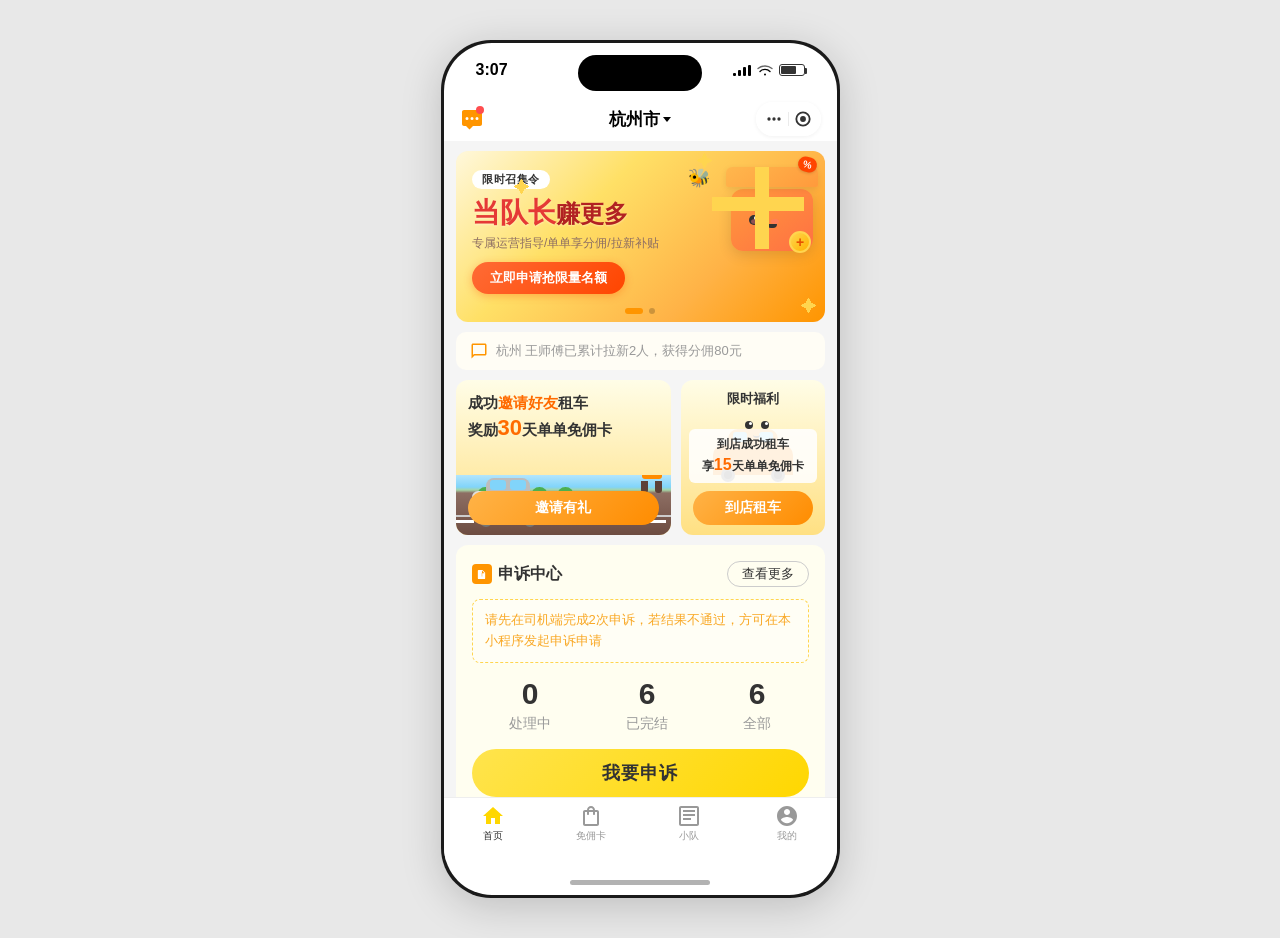
<file: frontend/index.html>
<!DOCTYPE html>
<html lang="zh-CN">
<head>
<meta charset="UTF-8">
<meta name="viewport" content="width=device-width, initial-scale=1.0">
<title>喜行约车 - 小程序原型</title>
<style>
* { margin: 0; padding: 0; box-sizing: border-box; }
body {
  background: #e8e8e8;
  display: flex;
  justify-content: center;
  align-items: flex-start;
  min-height: 100vh;
  padding: 40px 20px;
  font-family: -apple-system, "PingFang SC", "Helvetica Neue", sans-serif;
}
::-webkit-scrollbar { display: none; }
* { -ms-overflow-style: none; scrollbar-width: none; }

/* ─ MiniApp Frame (from miniapp_frame.jsx, exact copy) ── */
.frame {
  display: inline-block;
  padding: 3px;
  background: #1a1a1a;
  border-radius: 50px;
  box-shadow: 0 8px 40px rgba(0,0,0,0.18);
  position: relative;
}
.screen {
  position: relative;
  width: 393px;
  height: 852px;
  border-radius: 48px;
  overflow: hidden;
  background: #fff;
}

/* Status Bar */
.status-bar {
  position: absolute;
  top: 0; left: 0; right: 0;
  height: 54px;
  display: flex;
  align-items: center;
  justify-content: space-between;
  padding: 0 32px;
  font-size: 16px;
  font-weight: 600;
  color: #000;
  z-index: 20;
  pointer-events: none;
  font-family: -apple-system, "SF Pro Text", sans-serif;
}
.status-icons {
  display: flex;
  align-items: center;
  gap: 6px;
}
.signal-bars {
  display: flex;
  align-items: flex-end;
  gap: 2px;
  height: 12px;
}
.signal-bars span {
  width: 3px;
  background: #000;
  border-radius: 1px;
  display: block;
}
.signal-bars span:nth-child(1) { height: 3px; }
.signal-bars span:nth-child(2) { height: 6px; }
.signal-bars span:nth-child(3) { height: 9px; }
.signal-bars span:nth-child(4) { height: 11px; }
.battery {
  width: 26px;
  height: 12px;
  border: 1.5px solid #000;
  border-radius: 3px;
  padding: 1px;
  position: relative;
  opacity: 0.8;
}
.battery::after {
  content: '';
  position: absolute;
  top: 3px;
  right: -3px;
  width: 2px;
  height: 6px;
  background: #000;
  border-radius: 0 1px 1px 0;
}
.battery-fill {
  width: 70%;
  height: 100%;
  background: #000;
  border-radius: 1px;
}

/* Dynamic Island */
.dynamic-island {
  position: absolute;
  top: 12px;
  left: 50%;
  transform: translateX(-50%);
  width: 124px;
  height: 36px;
  background: #000;
  border-radius: 999px;
  z-index: 30;
}

/* Merged Nav Bar: message icon + centered title + wechat capsule (one row, 44px) */
.merged-nav {
  position: absolute;
  top: 54px;
  left: 0; right: 0;
  height: 44px;
  display: flex;
  align-items: center;
  justify-content: space-between;
  padding: 0 16px;
  z-index: 15;
  background: #fff;
}
.nav-left {
  display: flex;
  align-items: center;
  position: relative;
  width: 100px;
}
.msg-icon {
  width: 22px;
  height: 22px;
  position: relative;
}
.msg-dot {
  position: absolute;
  top: -2px;
  right: -2px;
  width: 8px;
  height: 8px;
  background: #ff4d4f;
  border-radius: 50%;
}
.nav-center {
  position: absolute;
  left: 50%;
  transform: translateX(-50%);
  font-size: 17px;
  font-weight: 600;
  color: #000;
  display: flex;
  align-items: center;
  gap: 3px;
}
.nav-center::after {
  content: '';
  display: inline-block;
  width: 0; height: 0;
  border-left: 4px solid transparent;
  border-right: 4px solid transparent;
  border-top: 5px solid #000;
}
.nav-right {
  display: flex;
  align-items: center;
  justify-content: flex-end;
  width: 100px;
}
.wechat-pill {
  display: flex;
  align-items: center;
  background: rgba(255,255,255,0.92);
  border-radius: 20px;
  padding: 6px 4px;
  backdrop-filter: blur(10px);
  box-shadow: 0 1px 4px rgba(0,0,0,0.06);
}
.wechat-more {
  width: 28px;
  height: 22px;
  display: flex;
  align-items: center;
  justify-content: center;
}
.wechat-divider {
  width: 1px;
  height: 14px;
  background: rgba(0,0,0,0.08);
  flex-shrink: 0;
}
.wechat-close {
  width: 28px;
  height: 22px;
  display: flex;
  align-items: center;
  justify-content: center;
}

/* Page Content */
.page-content {
  position: absolute;
  top: 98px;
  left: 0; right: 0;
  bottom: 34px;
  overflow-y: auto;
  overflow-x: hidden;
  padding: 10px 12px 90px;
  background: #f5f5f5;
}

/* ── Banner Carousel ── */
.banner-carousel-wrap {
  position: relative;
  border-radius: 12px;
  overflow: hidden;
  min-height: 130px;
}
.banner-carousel {
  display: flex;
  transition: transform 0.4s ease;
  will-change: transform;
}
.banner-carousel .slide {
  min-width: 100%;
  flex-shrink: 0;
}
.banner-carousel .slide.banner-slide {
  background: linear-gradient(135deg, #FFF8DC 0%, #FFE066 35%, #FFB347 70%, #FF9500 100%);
  padding: 18px 16px 28px;
  position: relative;
  overflow: hidden;
}
.banner-carousel .slide.img-slide img {
  width: 100%;
  height: 100%;
  object-fit: cover;
  display: block;
  position: absolute;
  top: 0; left: 0;
}
.banner-carousel .slide.img-slide {
  display: block;
  position: relative;
  width: 100%;
}
.carousel-dots {
  display: flex;
  justify-content: center;
  gap: 6px;
  position: absolute;
  bottom: 8px;
  left: 0; right: 0;
  z-index: 20;
  padding: 0;
}
.carousel-dot {
  width: 6px;
  height: 6px;
  border-radius: 50%;
  background: rgba(0,0,0,0.2);
  transition: all 0.3s ease;
}
.carousel-dot.active {
  background: #FF9500;
  width: 18px;
  border-radius: 3px;
}
.banner-tag {
  display: inline-block;
  background: #fff;
  color: #333;
  font-size: 11px;
  font-weight: 700;
  padding: 2px 10px;
  border-radius: 12px;
  margin-bottom: 6px;
  letter-spacing: 0.5px;
}
.banner-title {
  font-size: 24px;
  font-weight: 900;
  color: #B22222;
  line-height: 1.25;
  text-shadow: 0 1px 2px rgba(255,255,255,0.4);
}
.banner-title .highlight {
  color: #E53935;
  font-size: 28px;
}
.banner-subtitle {
  font-size: 12px;
  color: #8D6E63;
  margin-top: 5px;
  font-weight: 500;
}
.banner-btn {
  display: inline-block;
  margin-top: 10px;
  background: linear-gradient(135deg, #FF6B35, #FF4500);
  color: #fff;
  font-size: 13px;
  font-weight: 700;
  padding: 7px 18px;
  border-radius: 20px;
  box-shadow: 0 2px 8px rgba(255,69,0,0.3);
}

/* Gift Box */
.gift-box-wrap {
  position: absolute;
  right: 12px;
  top: 8px;
  z-index: 1;
}
.gift-box {
  position: relative;
  width: 96px;
  height: 96px;
}
.percent-tag {
  position: absolute;
  top: -2px;
  right: -4px;
  background: #FF4500;
  color: #fff;
  font-size: 10px;
  font-weight: 800;
  padding: 2px 5px;
  border-radius: 8px;
  transform: rotate(15deg);
  z-index: 6;
  box-shadow: 0 1px 3px rgba(0,0,0,0.15);
}
.gift-ribbon-v {
  position: absolute;
  left: 38px;
  top: 8px;
  width: 14px;
  height: 82px;
  background: #FFD54F;
  z-index: 2;
}
.gift-ribbon-h {
  position: absolute;
  left: -5px;
  top: 38px;
  width: 92px;
  height: 14px;
  background: #FFD54F;
  z-index: 2;
}
.gift-lid {
  position: absolute;
  top: 8px;
  right: -5px;
  width: 92px;
  height: 20px;
  background: linear-gradient(145deg, #FFB74D, #FF9A3C);
  border-radius: 6px 6px 2px 2px;
  z-index: 1;
  box-shadow: 0 2px 6px rgba(0,0,0,0.08);
}
.gift-body {
  position: absolute;
  bottom: 4px;
  right: 0;
  width: 82px;
  height: 62px;
  background: linear-gradient(145deg, #FF9A3C, #FF7043);
  border-radius: 12px;
  z-index: 0;
  box-shadow: 0 4px 14px rgba(0,0,0,0.12);
}
.gift-face {
  position: absolute;
  left: 18px;
  top: 22px;
  z-index: 5;
}
.gift-eye-l {
  display: inline-block;
  width: 10px;
  height: 10px;
  background: #333;
  border-radius: 50%;
  margin-right: 4px;
  position: relative;
}
.gift-eye-l::after {
  content: '';
  position: absolute;
  top: 1px;
  right: 1px;
  width: 4px;
  height: 4px;
  background: #fff;
  border-radius: 50%;
}
.gift-eye-r {
  display: inline-block;
  width: 10px;
  height: 4px;
  background: #333;
  border-radius: 0 0 10px 10px;
  margin-right: 4px;
  position: relative;
  top: 3px;
}
.gift-mouth {
  width: 8px;
  height: 5px;
  border-bottom: 2px solid #333;
  border-radius: 0 0 10px 10px;
  margin: 2px 0 0 10px;
}
.gift-blush-l, .gift-blush-r {
  position: absolute;
  top: 8px;
  width: 8px;
  height: 5px;
  background: rgba(255,120,120,0.45);
  border-radius: 50%;
}
.gift-blush-l { left: 2px; }
.gift-blush-r { right: 2px; }
.coin-badge {
  position: absolute;
  bottom: 2px;
  right: 2px;
  z-index: 3;
  width: 22px;
  height: 22px;
  background: linear-gradient(135deg, #FFD54F, #FFB300);
  border-radius: 50%;
  display: flex;
  align-items: center;
  justify-content: center;
  font-size: 14px;
  color: #E65100;
  font-weight: 800;
  border: 2px solid #FFD54F;
}
.sparkle {
  position: absolute;
  z-index: 1;
  font-size: 16px;
  color: #FFD54F;
}
.sparkle-1 { top: 2px; right: 112px; }
.sparkle-2 { bottom: 6px; right: 8px; }
.sparkle-3 { top: 28px; left: 58px; }
.bee {
  position: absolute;
  top: 16px;
  right: 115px;
  z-index: 4;
  font-size: 18px;
}

/* Notification Bar */
.notification-bar {
  background: #FFFDF5;
  border-radius: 10px;
  padding: 10px 14px;
  display: flex;
  align-items: center;
  gap: 8px;
  font-size: 13px;
  color: #999;
  margin-top: 10px;
}
.notification-bar svg { flex-shrink: 0; width: 18px; height: 18px; }

/* Promo Cards */
.promo-row {
  display: flex;
  gap: 10px;
  margin-top: 10px;
}
.promo-card {
  flex: 1;
  border-radius: 12px;
  overflow: hidden;
  position: relative;
  min-height: 155px;
  background: linear-gradient(180deg, #FFFDE7 0%, #FFE082 100%);
}
.promo-card-wide { flex: 1.5; }
.promo-card-text {
  position: relative;
  z-index: 2;
  padding: 12px 12px 0;
}
.promo-card-title {
  font-size: 15px;
  font-weight: 800;
  color: #333;
  line-height: 1.4;
}
.promo-card-title .orange { color: #FF6B00; }
.promo-card-title .big-num { font-size: 22px; color: #FF6B00; }
.promo-card-btn {
  position: absolute;
  bottom: 10px;
  left: 12px;
  right: 12px;
  z-index: 2;
  background: linear-gradient(135deg, #FFB347, #FF8C00);
  color: #fff;
  text-align: center;
  font-size: 14px;
  font-weight: 600;
  padding: 8px 0;
  border-radius: 20px;
}
.right-promo-label {
  position: absolute;
  top: 10px;
  left: 0; right: 0;
  text-align: center;
  font-size: 13px;
  font-weight: 700;
  color: #333;
  z-index: 2;
}
.promo-road-scene {
  position: absolute;
  bottom: 0;
  left: 0; right: 0;
  height: 60px;
  overflow: hidden;
}
.road-bg {
  position: absolute;
  inset: 0;
  background: linear-gradient(180deg, #B3E5FC 0%, #81D4FA 20%, #A5D6A7 25%, #8D6E63 30%, #6D4C41 100%);
}
.guardrail {
  position: absolute;
  bottom: 18px;
  left: 0; right: 0;
  height: 2px;
  background: #ccc;
}
.road-line {
  position: absolute;
  bottom: 12px;
  left: 0; right: 0;
  height: 3px;
  background: repeating-linear-gradient(90deg, #fff 0, #fff 18px, transparent 18px, transparent 32px);
}
.tree {
  position: absolute;
  bottom: 18px;
  width: 3px;
  height: 16px;
  background: #795548;
}
.tree::after {
  content: '';
  position: absolute;
  top: -14px;
  left: -7px;
  width: 17px;
  height: 17px;
  background: #4CAF50;
  border-radius: 50%;
}
.car-on-road {
  position: absolute;
  bottom: 14px;
  left: 16px;
  width: 72px;
  height: 30px;
}
.car-body {
  width: 72px;
  height: 22px;
  background: #E0E0E0;
  border-radius: 6px 6px 0 0;
  position: relative;
}
.car-roof {
  width: 44px;
  height: 15px;
  background: #BDBDBD;
  border-radius: 8px 8px 0 0;
  position: absolute;
  top: -13px;
  left: 14px;
}
.car-window {
  width: 16px;
  height: 10px;
  background: #81D4FA;
  border-radius: 3px;
  position: absolute;
  top: 2px;
}
.car-window.l { left: 4px; }
.car-window.r { right: 4px; }
.car-headlight {
  width: 6px;
  height: 5px;
  background: #FFD54F;
  border-radius: 3px;
  position: absolute;
  right: -1px;
  top: 7px;
}
.car-wheel {
  width: 12px;
  height: 12px;
  background: #424242;
  border-radius: 50%;
  position: absolute;
  bottom: -6px;
  border: 3px solid #757575;
}
.car-wheel.l { left: 8px; }
.car-wheel.r { right: 8px; }
.promo-person {
  position: absolute;
  bottom: 38px;
  right: 8px;
  z-index: 2;
}
.person-hat {
  width: 22px;
  height: 8px;
  background: #4CAF50;
  border-radius: 4px 4px 0 0;
  margin: 0 auto;
  position: relative;
  top: -2px;
}
.person-head {
  width: 18px;
  height: 18px;
  background: #FFCC80;
  border-radius: 50%;
  margin: 0 auto;
}
.person-body {
  width: 20px;
  height: 26px;
  background: #FF8C00;
  border-radius: 6px 6px 3px 3px;
  margin: -1px auto 0;
}
.person-arm {
  width: 5px;
  height: 18px;
  background: #FF8C00;
  border-radius: 3px;
  position: absolute;
  right: -8px;
  top: 22px;
  transform: rotate(-25deg);
}
.person-megaphone {
  width: 12px;
  height: 8px;
  background: #FF6B00;
  border-radius: 2px;
  position: absolute;
  right: -16px;
  top: 16px;
  transform: rotate(-25deg);
}
.person-leg {
  width: 7px;
  height: 12px;
  background: #5D4037;
  border-radius: 0 0 3px 3px;
  display: inline-block;
  margin: 0 1px;
}
.car-with-face {
  position: absolute;
  bottom: 60px;
  left: 50%;
  transform: translateX(-50%);
  z-index: 1;
}
.car-face-body {
  width: 80px;
  height: 30px;
  background: #FF8C00;
  border-radius: 10px 10px 0 0;
  position: relative;
}
.car-face-roof {
  width: 50px;
  height: 20px;
  background: #FFA726;
  border-radius: 10px 10px 0 0;
  position: absolute;
  top: -16px;
  left: 15px;
}
.car-face-window {
  width: 14px;
  height: 10px;
  background: #81D4FA;
  border-radius: 3px;
  position: absolute;
  top: 3px;
}
.car-face-window.l { left: 5px; }
.car-face-window.r { right: 5px; }
.car-face-eye {
  display: inline-block;
  width: 8px;
  height: 8px;
  background: #333;
  border-radius: 50%;
  margin: 0 2px;
  position: relative;
}
.car-face-eye::after {
  content: '';
  position: absolute;
  top: 1px;
  right: 1px;
  width: 3px;
  height: 3px;
  background: #fff;
  border-radius: 50%;
}
.car-face-mouth {
  width: 7px;
  height: 4px;
  border-bottom: 2px solid #333;
  border-radius: 0 0 10px 10px;
  margin: 1px auto 0;
}
.car-face-wheel {
  width: 14px;
  height: 14px;
  background: #424242;
  border-radius: 50%;
  position: absolute;
  bottom: -7px;
  border: 3px solid #757575;
}
.car-face-wheel.l { left: 8px; }
.car-face-wheel.r { right: 8px; }
.right-promo-info {
  position: absolute;
  bottom: 52px;
  left: 8px; right: 8px;
  text-align: center;
  font-size: 12px;
  font-weight: 700;
  color: #333;
  background: rgba(255,255,255,0.88);
  border-radius: 6px;
  padding: 6px 4px;
  z-index: 2;
  line-height: 1.5;
}
.right-promo-info .orange-num { color: #FF6B00; font-size: 16px; }

/* Appeal Section */
.appeal-section {
  background: #FFFEF0;
  border-radius: 12px;
  padding: 16px;
  margin-top: 10px;
}
.appeal-header {
  display: flex;
  align-items: center;
  justify-content: space-between;
  margin-bottom: 12px;
}
.appeal-title {
  display: flex;
  align-items: center;
  gap: 6px;
  font-size: 16px;
  font-weight: 700;
  color: #333;
}
.appeal-title-icon {
  width: 20px;
  height: 20px;
  background: #FF9500;
  border-radius: 4px;
  display: flex;
  align-items: center;
  justify-content: center;
}
.appeal-more {
  font-size: 13px;
  color: #333;
  border: 1px solid #ccc;
  border-radius: 16px;
  padding: 3px 14px;
}
.appeal-notice {
  background: #FFFEF5;
  border: 1px dashed #FFD54F;
  border-radius: 8px;
  padding: 10px 12px;
  font-size: 13px;
  color: #F9A825;
  line-height: 1.6;
  margin-bottom: 16px;
}
.appeal-stats {
  display: flex;
  justify-content: space-around;
  margin-bottom: 16px;
}
.appeal-stat { text-align: center; }
.appeal-stat-num {
  font-size: 30px;
  font-weight: 800;
  color: #333;
  line-height: 1;
}
.appeal-stat-label {
  font-size: 14px;
  color: #999;
  margin-top: 6px;
}
.appeal-btn {
  width: 100%;
  background: linear-gradient(135deg, #FFE44D, #FFD700);
  color: #333;
  font-size: 18px;
  font-weight: 700;
  padding: 12px 0;
  border-radius: 24px;
  border: none;
  text-align: center;
  letter-spacing: 1px;
}

/* Commission Section */
.commission-section {
  background: #FFFEF0;
  border-radius: 12px;
  padding: 16px;
  margin-top: 10px;
}
.commission-header {
  display: flex;
  align-items: center;
  justify-content: space-between;
  margin-bottom: 14px;
}
.commission-title {
  display: flex;
  align-items: center;
  gap: 6px;
  font-size: 16px;
  font-weight: 700;
  color: #333;
}
.commission-title-icon {
  width: 20px;
  height: 20px;
  background: #FF6B00;
  border-radius: 4px;
  display: flex;
  align-items: center;
  justify-content: center;
}
.commission-more {
  font-size: 13px;
  color: #333;
  border: 1px solid #ccc;
  border-radius: 16px;
  padding: 3px 14px;
}
.commission-item {
  display: flex;
  align-items: center;
  padding: 12px 0;
  border-bottom: 1px solid #f0f0f0;
  gap: 12px;
}
.commission-item:last-child { border-bottom: none; }
.commission-item-img {
  width: 96px;
  height: 76px;
  border-radius: 8px;
  overflow: hidden;
  flex-shrink: 0;
  position: relative;
}
.commission-item-img-bg {
  width: 100%;
  height: 100%;
  background: linear-gradient(135deg, #E8F5E9, #A5D6A7);
  position: relative;
  overflow: hidden;
}
.commission-item-img-bg.v2 {
  background: linear-gradient(135deg, #FFF9C4, #FFF176);
}
.commission-item-img-text {
  position: absolute;
  top: 3px;
  left: 4px;
  right: 4px;
  font-size: 6px;
  color: #2E7D32;
  font-weight: 700;
  line-height: 1.35;
  text-align: center;
}
.commission-item-img-text.v2 {
  color: #E65100;
  font-size: 5.5px;
}
.commission-item-img-tag {
  position: absolute;
  bottom: 3px;
  left: 4px;
  right: 4px;
  display: flex;
  align-items: baseline;
  justify-content: center;
  gap: 3px;
}
.commission-item-img-tag .tag {
  background: #FF6B00;
  color: #fff;
  font-size: 6px;
  padding: 1px 4px;
  border-radius: 2px;
  font-weight: 600;
}
.commission-item-img-tag .price {
  font-size: 11px;
  font-weight: 800;
  color: #FF6B00;
}
.commission-item-img-tag .unit {
  font-size: 5px;
  color: #FF6B00;
}
.mini-car {
  position: absolute;
  bottom: 2px;
  left: 50%;
  transform: translateX(-50%);
  width: 42px;
  height: 22px;
}
.mini-car-roof {
  width: 26px;
  height: 12px;
  background: #66BB6A;
  border-radius: 6px 6px 0 0;
  position: absolute;
  top: -10px;
  left: 8px;
}
.mini-car-window {
  width: 8px;
  height: 6px;
  background: #B3E5FC;
  border-radius: 2px;
  position: absolute;
  top: 2px;
}
.mini-car-window.l { left: 3px; }
.mini-car-window.r { right: 3px; }
.mini-car-body {
  width: 42px;
  height: 16px;
  background: #4CAF50;
  border-radius: 5px 5px 0 0;
  position: relative;
}
.mini-car-wheel {
  width: 7px;
  height: 7px;
  background: #333;
  border-radius: 50%;
  position: absolute;
  bottom: -3px;
  border: 2px solid #666;
}
.mini-car-wheel.l { left: 5px; }
.mini-car-wheel.r { right: 5px; }
.commission-item-qr {
  position: absolute;
  bottom: 4px;
  right: 4px;
  width: 24px;
  height: 24px;
  background: #fff;
  border-radius: 2px;
  display: grid;
  grid-template-columns: repeat(5, 1fr);
  grid-template-rows: repeat(5, 1fr);
  padding: 2px;
  gap: 1px;
}
.qr-cell {
  background: #333;
  border-radius: 0.5px;
}
.qr-cell.e { background: #fff; }
.commission-item-info { flex: 1; min-width: 0; }
.commission-item-name {
  font-size: 15px;
  font-weight: 600;
  color: #333;
  margin-bottom: 6px;
  white-space: nowrap;
  overflow: hidden;
  text-overflow: ellipsis;
}
.commission-item-price {
  font-size: 20px;
  font-weight: 800;
  color: #333;
}
.commission-item-price .yen {
  font-size: 13px;
  font-weight: 600;
}
.commission-item-buy {
  flex-shrink: 0;
  background: linear-gradient(135deg, #FFE44D, #FFD700);
  color: #333;
  font-size: 13px;
  font-weight: 600;
  padding: 6px 14px;
  border-radius: 16px;
  border: none;
  white-space: nowrap;
}

/* Bottom Tab Bar */
.bottom-tab-bar {
  position: absolute;
  bottom: 34px;
  left: 0; right: 0;
  height: 64px;
  background: #fff;
  display: flex;
  justify-content: space-around;
  align-items: flex-start;
  padding-top: 6px;
  border-top: 1px solid #eee;
  z-index: 10;
}
.tab-item {
  display: flex;
  flex-direction: column;
  align-items: center;
  gap: 1px;
  font-size: 10px;
  color: #999;
  text-decoration: none;
  width: 60px;
}
.tab-item.active { color: #333; }
.tab-icon {
  width: 24px;
  height: 24px;
  display: flex;
  align-items: center;
  justify-content: center;
}

/* Home Indicator */
.home-indicator {
  position: absolute;
  bottom: 10px;
  left: 50%;
  transform: translateX(-50%);
  width: 140px;
  height: 5px;
  background: rgba(0,0,0,0.3);
  border-radius: 999px;
  z-index: 10;
}
</style>
</head>
<body>

<div class="frame">
  <div class="screen">

    <!-- Status Bar -->
    <div class="status-bar">
      <span>3:07</span>
      <div class="status-icons">
        <div class="signal-bars"><span></span><span></span><span></span><span></span></div>
        <svg width="16" height="12" viewBox="0 0 16 12" fill="none">
          <path d="M8 11.5a1 1 0 100-2 1 1 0 000 2z" fill="#000"/>
          <path d="M3 7.5a7 7 0 0110 0" stroke="#000" stroke-width="1.3" fill="none" stroke-linecap="round"/>
          <path d="M1 4.5a11 11 0 0114 0" stroke="#000" stroke-width="1.3" fill="none" stroke-linecap="round" opacity="0.6"/>
        </svg>
        <div class="battery"><div class="battery-fill"></div></div>
      </div>
    </div>

    <!-- Dynamic Island -->
    <div class="dynamic-island"></div>

    <!-- Merged Nav Bar: message + city (centered) + wechat capsule (one row) -->
    <div class="merged-nav">
      <div class="nav-left">
        <div class="msg-icon">
          <svg width="24" height="24" viewBox="0 0 24 24" fill="#FF9500">
            <path d="M20 2H4c-1.1 0-2 .9-2 2v12c0 1.1.9 2 2 2h2l3.5 3.5L13 18h7c1.1 0 2-.9 2-2V4c0-1.1-.9-2-2-2zM7 9a1.5 1.5 0 110 3 1.5 1.5 0 010-3zm5 0a1.5 1.5 0 110 3 1.5 1.5 0 010-3zm5 0a1.5 1.5 0 110 3 1.5 1.5 0 010-3z"/>
          </svg>
          <div class="msg-dot"></div>
        </div>
      </div>
      <div class="nav-center">杭州市</div>
      <div class="nav-right">
        <div class="wechat-pill">
          <div class="wechat-more">
            <svg width="20" height="20" viewBox="0 0 24 24" fill="none">
              <circle cx="6" cy="12" r="2" fill="#333"/>
              <circle cx="12" cy="12" r="2" fill="#333"/>
              <circle cx="18" cy="12" r="2" fill="#333"/>
            </svg>
          </div>
          <div class="wechat-divider"></div>
          <div class="wechat-close">
            <svg width="20" height="20" viewBox="0 0 24 24" fill="none" stroke="#333" stroke-width="2.2">
              <circle cx="12" cy="12" r="8"/>
              <circle cx="12" cy="12" r="3.5" fill="#333" stroke="none"/>
            </svg>
          </div>
        </div>
      </div>
    </div>

    <!-- Page Content -->
    <div class="page-content">

      <!-- Banner Carousel -->
      <div class="banner-carousel-wrap" id="bannerCarousel">
        <div class="banner-carousel" id="carouselTrack">
          <!-- Slide 1: CSS Banner -->
          <div class="slide banner-slide">
            <div class="banner-tag">限时召集令</div>
            <div class="banner-title"><span class="highlight">当队长</span>赚更多</div>
            <div class="banner-subtitle">专属运营指导/单单享分佣/拉新补贴</div>
            <div class="banner-btn">立即申请抢限量名额</div>
            <!-- Gift Box -->
            <div class="gift-box-wrap">
              <div class="gift-box">
                <div class="percent-tag">%</div>
                <div class="gift-ribbon-v"></div>
                <div class="gift-ribbon-h"></div>
                <div class="gift-lid"></div>
                <div class="gift-body">
                  <div class="gift-face">
                    <span class="gift-eye-l"></span>
                    <span class="gift-eye-r"></span>
                    <div class="gift-mouth"></div>
                    <div class="gift-blush-l"></div>
                    <div class="gift-blush-r"></div>
                  </div>
                </div>
                <div class="coin-badge">+</div>
              </div>
            </div>
            <span class="sparkle sparkle-1">✦</span>
            <span class="sparkle sparkle-2">✦</span>
            <span class="sparkle sparkle-3">✦</span>
            <span class="bee">🐝</span>
          </div>
          <!-- Slide 2: Banner Image -->
          <div class="slide img-slide" style="cursor:pointer" onclick="window.location.href='inprogress-unbought/04-inprogress-unbought.html'">
            <img src="jimeng-2026-05-11-4710-仅提取参考图暖橙色3D卡通活泼营销风格，文案保留：主标题'免佣卡限时抢 邀请好友....png" alt="免佣卡限时抢">
          </div>
        </div>
        <div class="carousel-dots">
          <span class="carousel-dot active"></span>
          <span class="carousel-dot"></span>
        </div>
      </div>

      <!-- Notification Bar -->
      <div class="notification-bar">
        <svg viewBox="0 0 24 24" fill="#FF9500"><path d="M20 2H4c-1.1 0-2 .9-2 2v18l4-4h14c1.1 0 2-.9 2-2V4c0-1.1-.9-2-2-2zm0 14H5.17L4 17.17V4h16v12z"/></svg>
        <span>杭州 王师傅已累计拉新2人，获得分佣80元</span>
      </div>

      <!-- Promo Cards -->
      <div class="promo-row">
        <!-- Left: Invite -->
        <div class="promo-card promo-card-wide">
          <div class="promo-card-text">
            <div class="promo-card-title">成功<span class="orange">邀请好友</span>租车<br>奖励<span class="big-num">30</span>天单单免佣卡</div>
          </div>
          <div class="promo-road-scene">
            <div class="road-bg"></div>
            <div class="guardrail"></div>
            <div class="road-line"></div>
            <div class="tree" style="left:28px"></div>
            <div class="tree" style="left:55px"></div>
            <div class="tree" style="left:82px"></div>
            <div class="tree" style="left:108px"></div>
            <div class="car-on-road">
              <div class="car-body">
                <div class="car-roof">
                  <div class="car-window l"></div>
                  <div class="car-window r"></div>
                </div>
                <div class="car-headlight"></div>
              </div>
              <div class="car-wheel l"></div>
              <div class="car-wheel r"></div>
            </div>
            <div class="promo-person">
              <div class="person-hat"></div>
              <div class="person-head"></div>
              <div class="person-body"></div>
              <div class="person-arm"></div>
              <div class="person-megaphone"></div>
              <div style="text-align:center;margin-top:0">
                <span class="person-leg"></span>
                <span class="person-leg"></span>
              </div>
            </div>
          </div>
          <div class="promo-card-btn">邀请有礼</div>
        </div>

        <!-- Right: Store Rental -->
        <div class="promo-card">
          <div class="right-promo-label">限时福利</div>
          <div class="car-with-face">
            <div class="car-face-body">
              <div class="car-face-roof">
                <div class="car-face-window l"></div>
                <div class="car-face-window r"></div>
                <div style="position:absolute;top:-14px;left:15px">
                  <span class="car-face-eye"></span>
                  <span class="car-face-eye"></span>
                  <div class="car-face-mouth"></div>
                </div>
              </div>
            </div>
            <div class="car-face-wheel l"></div>
            <div class="car-face-wheel r"></div>
          </div>
          <div class="right-promo-info">到店成功租车<br>享<span class="orange-num">15</span>天单单免佣卡</div>
          <div class="promo-card-btn">到店租车</div>
        </div>
      </div>

      <!-- Appeal Section -->
      <div class="appeal-section">
        <div class="appeal-header">
          <div class="appeal-title">
            <div class="appeal-title-icon">
              <svg width="11" height="11" viewBox="0 0 24 24" fill="#fff"><path d="M14 2H6c-1.1 0-2 .9-2 2v16c0 1.1.9 2 2 2h12c1.1 0 2-.9 2-2V8l-6-6zm-1 7V3.5L18.5 9H13zm-1 5h2v2h-2v-2zm0-4h2v2h-2v-2z"/></svg>
            </div>
            申诉中心
          </div>
          <span class="appeal-more">查看更多</span>
        </div>
        <div class="appeal-notice">请先在司机端完成2次申诉，若结果不通过，方可在本小程序发起申诉申请</div>
        <div class="appeal-stats">
          <div class="appeal-stat"><div class="appeal-stat-num">0</div><div class="appeal-stat-label">处理中</div></div>
          <div class="appeal-stat"><div class="appeal-stat-num">6</div><div class="appeal-stat-label">已完结</div></div>
          <div class="appeal-stat"><div class="appeal-stat-num">6</div><div class="appeal-stat-label">全部</div></div>
        </div>
        <div class="appeal-btn">我要申诉</div>
      </div>

      <!-- Commission Section -->
      <div class="commission-section">
        <div class="commission-header">
          <div class="commission-title">
            <div class="commission-title-icon">
              <svg width="11" height="11" viewBox="0 0 24 24" fill="#fff"><path d="M20 4H4c-1.1 0-2 .9-2 2v12c0 1.1.9 2 2 2h16c1.1 0 2-.9 2-2V6c0-1.1-.9-2-2-2zm0 14H4V6h16v12zM6 10h2v2H6zm0 4h8v2H6zm10 0h2v2h-2zm-6-4h8v2h-8z"/></svg>
            </div>
            免佣卡
          </div>
          <span class="commission-more">查看更多</span>
        </div>

        <!-- Card 1 -->
        <div class="commission-item">
          <div class="commission-item-img">
            <div class="commission-item-img-bg">
              <div class="commission-item-img-text">喜行约车<br>单单免佣卡优惠<br>成都市</div>
              <div class="commission-item-img-tag"><span class="tag">单单免</span><span class="price">1天</span><span class="unit">售价89元</span></div>
              <div class="mini-car">
                <div class="mini-car-roof"><div class="mini-car-window l"></div><div class="mini-car-window r"></div></div>
                <div class="mini-car-body"></div>
                <div class="mini-car-wheel l"></div>
                <div class="mini-car-wheel r"></div>
              </div>
            </div>
          </div>
          <div class="commission-item-info">
            <div class="commission-item-name">杭州免佣卡</div>
            <div class="commission-item-price"><span class="yen">¥</span>0.01</div>
          </div>
          <span class="commission-item-buy">立即抢购</span>
        </div>

        <!-- Card 2 -->
        <div class="commission-item">
          <div class="commission-item-img">
            <div class="commission-item-img-bg">
              <div class="commission-item-img-text">喜行约车<br>单单免佣卡优惠<br>成都市</div>
              <div class="commission-item-img-tag"><span class="tag">单单免</span><span class="price">1天</span><span class="unit">售价89元</span></div>
              <div class="mini-car">
                <div class="mini-car-roof"><div class="mini-car-window l"></div><div class="mini-car-window r"></div></div>
                <div class="mini-car-body"></div>
                <div class="mini-car-wheel l"></div>
                <div class="mini-car-wheel r"></div>
              </div>
            </div>
          </div>
          <div class="commission-item-info">
            <div class="commission-item-name">喜行约车3天免佣卡</div>
            <div class="commission-item-price"><span class="yen">¥</span>0.1</div>
          </div>
          <span class="commission-item-buy">立即抢购</span>
        </div>

        <!-- Card 3 -->
        <div class="commission-item">
          <div class="commission-item-img">
            <div class="commission-item-img-bg v2">
              <div class="commission-item-img-text v2">重点阅读 购卡须知!!!<br><br>为保障您的权益，购买免佣卡填写手机号时，务必与您在线的手机号一致，避免影响免佣卡正常发货哦！<br>免佣卡正式生效后不支持暂停、延后、退款！</div>
              <div class="commission-item-qr">
                <div class="qr-cell"></div><div class="qr-cell"></div><div class="qr-cell"></div><div class="qr-cell e"></div><div class="qr-cell"></div>
                <div class="qr-cell"></div><div class="qr-cell e"></div><div class="qr-cell"></div><div class="qr-cell"></div><div class="qr-cell e"></div>
                <div class="qr-cell"></div><div class="qr-cell"></div><div class="qr-cell e"></div><div class="qr-cell"></div><div class="qr-cell"></div>
                <div class="qr-cell e"></div><div class="qr-cell"></div><div class="qr-cell"></div><div class="qr-cell e"></div><div class="qr-cell"></div>
                <div class="qr-cell"></div><div class="qr-cell e"></div><div class="qr-cell"></div><div class="qr-cell"></div><div class="qr-cell e"></div>
              </div>
              <div class="mini-car">
                <div class="mini-car-roof"><div class="mini-car-window l"></div><div class="mini-car-window r"></div></div>
                <div class="mini-car-body"></div>
                <div class="mini-car-wheel l"></div>
                <div class="mini-car-wheel r"></div>
              </div>
            </div>
          </div>
          <div class="commission-item-info">
            <div class="commission-item-name">喜行约车5天免佣卡</div>
            <div class="commission-item-price"><span class="yen">¥</span>0.01</div>
          </div>
          <span class="commission-item-buy">立即抢购</span>
        </div>
      </div>

    </div>

    <!-- Bottom Tab Bar -->
    <div class="bottom-tab-bar">
      <div class="tab-item active">
        <div class="tab-icon"><svg viewBox="0 0 24 24" fill="#FFD700" style="width:24px;height:24px"><path d="M10 20v-6h4v6h5v-8h3L12 3 2 12h3v8z"/></svg></div>
        <span>首页</span>
      </div>
      <div class="tab-item">
        <div class="tab-icon"><svg viewBox="0 0 24 24" fill="#999" style="width:24px;height:24px"><path d="M18 6h-2c0-2.21-1.79-4-4-4S8 3.79 8 6H6c-1.1 0-2 .9-2 2v12c0 1.1.9 2 2 2h12c1.1 0 2-.9 2-2V8c0-1.1-.9-2-2-2zm-6-2c1.1 0 2 .9 2 2h-4c0-1.1.9-2 2-2zm6 16H6V8h2v2c0 .55.45 1 1 1s1-.45 1-1V8h4v2c0 .55.45 1 1 1s1-.45 1-1V8h2v12z"/></svg></div>
        <span>免佣卡</span>
      </div>
      <div class="tab-item">
        <div class="tab-icon"><svg viewBox="0 0 24 24" fill="#999" style="width:24px;height:24px"><path d="M20 2H4c-1.1 0-2 .9-2 2v16c0 1.1.9 2 2 2h16c1.1 0 2-.9 2-2V4c0-1.1-.9-2-2-2zm0 18H4V4h16v16zM6 6h12v2H6zm0 4h12v2H6zm0 4h8v2H6z"/></svg></div>
        <span>小队</span>
      </div>
      <div class="tab-item">
        <div class="tab-icon"><svg viewBox="0 0 24 24" fill="#999" style="width:24px;height:24px"><path d="M12 2C6.48 2 2 6.48 2 12s4.48 10 10 10 10-4.48 10-10S17.52 2 12 2zm0 3c1.66 0 3 1.34 3 3s-1.34 3-3 3-3-1.34-3-3 1.34-3 3-3zm0 14.2c-2.5 0-4.71-1.28-6-3.22.03-1.99 4-3.08 6-3.08 1.99 0 5.97 1.09 6 3.08-1.29 1.94-3.5 3.22-6 3.22z"/></svg></div>
        <span>我的</span>
      </div>
    </div>

    <!-- Home Indicator -->
    <div class="home-indicator"></div>

  </div>
</div>

<script>
(function() {
  var wrap = document.getElementById('bannerCarousel');
  var track = document.getElementById('carouselTrack');
  if (!wrap || !track) return;
  var dots = wrap.querySelectorAll('.carousel-dot');
  var total = dots.length;
  var current = 0;
  var startX = 0, moveX = 0, dragging = false;
  var timer;

  function goTo(index) {
    if (index < 0) index = total - 1;
    if (index >= total) index = 0;
    current = index;
    track.style.transform = 'translateX(-' + (current * 100) + '%)';
    for (var i = 0; i < dots.length; i++) {
      dots[i].classList.toggle('active', i === current);
    }
  }

  function startAuto() {
    stopAuto();
    timer = setInterval(function() { goTo(current + 1); }, 3500);
  }
  function stopAuto() { clearInterval(timer); }

  // Touch events
  wrap.addEventListener('touchstart', function(e) {
    startX = e.touches[0].clientX;
    moveX = 0;
    dragging = true;
    stopAuto();
  }, { passive: true });

  wrap.addEventListener('touchmove', function(e) {
    if (!dragging) return;
    moveX = e.touches[0].clientX - startX;
    var offset = -(current * wrap.offsetWidth) + moveX;
    track.style.transition = 'none';
    track.style.transform = 'translateX(' + offset + 'px)';
  }, { passive: true });

  wrap.addEventListener('touchend', function() {
    if (!dragging) return;
    dragging = false;
    track.style.transition = 'transform 0.4s ease';
    if (moveX < -50) goTo(current + 1);
    else if (moveX > 50) goTo(current - 1);
    else goTo(current);
    startAuto();
  });

  // Mouse events for desktop
  wrap.addEventListener('mousedown', function(e) {
    startX = e.clientX;
    moveX = 0;
    dragging = true;
    stopAuto();
    e.preventDefault();
  });

  document.addEventListener('mousemove', function(e) {
    if (!dragging) return;
    moveX = e.clientX - startX;
    var offset = -(current * wrap.offsetWidth) + moveX;
    track.style.transition = 'none';
    track.style.transform = 'translateX(' + offset + 'px)';
  });

  document.addEventListener('mouseup', function() {
    if (!dragging) return;
    dragging = false;
    track.style.transition = 'transform 0.4s ease';
    if (moveX < -50) goTo(current + 1);
    else if (moveX > 50) goTo(current - 1);
    else goTo(current);
    startAuto();
  });

  startAuto();
})();

(function () {
  var TIMER_MS = 2000;
  var KEY = 'popup_auto_redirected';
  var timer;

  // sessionStorage 在标签页关闭时自动清除，下次重新打开页面可重新触发
  var redirected = sessionStorage.getItem(KEY);

  function startRedirect() {
    timer = setTimeout(function () {
      sessionStorage.setItem(KEY, '1');
      window.location.href = '01-popup.html';
    }, TIMER_MS);
  }

  function resetRedirect() {
    clearTimeout(timer);
    startRedirect();
  }

  // 只有未跳转过的会话才启动倒计时
  if (!redirected) {
    var events = ['click', 'touchstart', 'touchmove', 'keydown', 'scroll', 'mousemove', 'mousedown'];
    for (var i = 0; i < events.length; i++) {
      document.addEventListener(events[i], resetRedirect, { passive: true });
    }
    startRedirect();
  }
})();
</script>

</body>
</html>
</file>
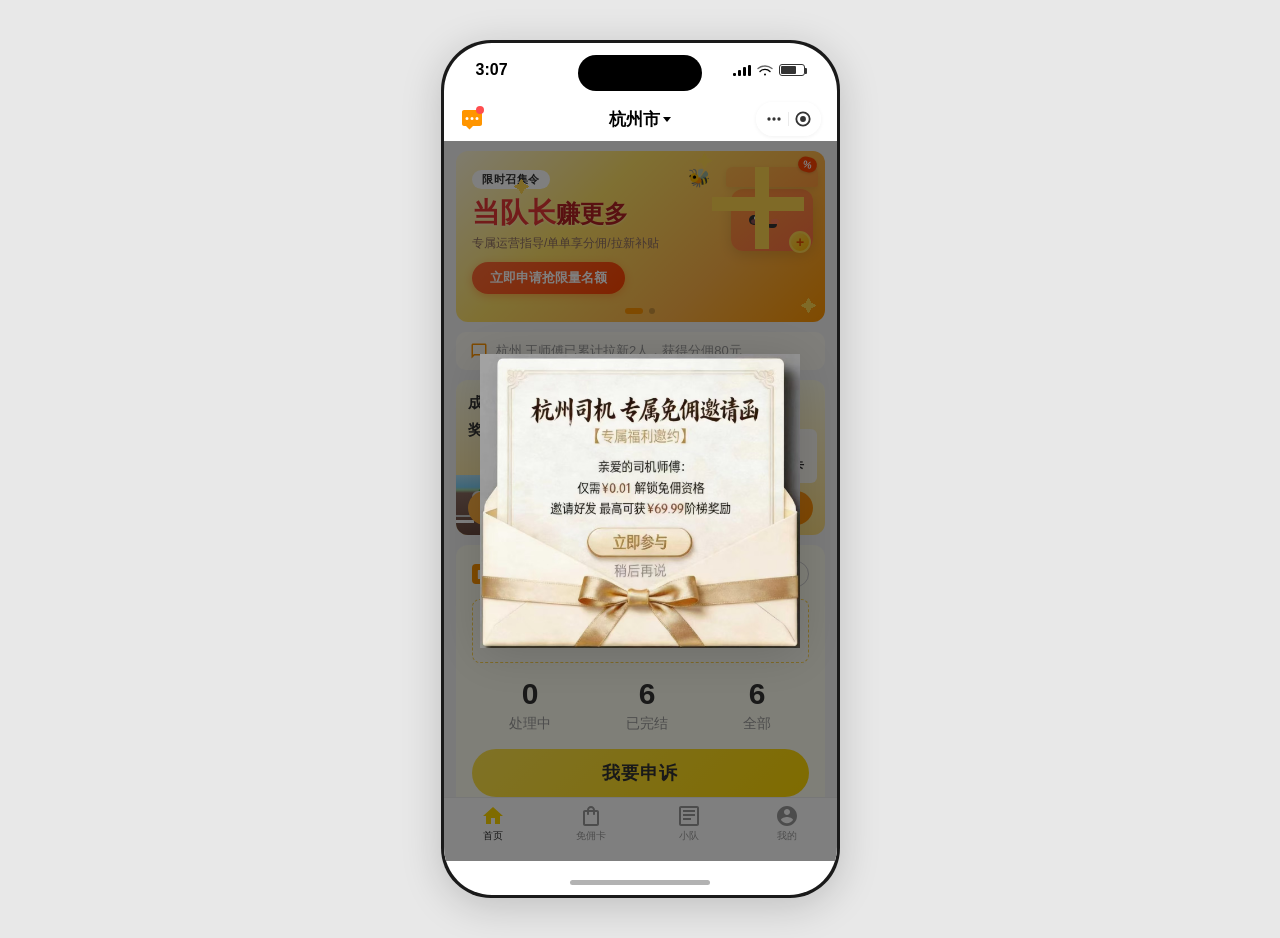
<file: frontend/01-popup.html>
<!DOCTYPE html>
<html lang="zh-CN">
<head>
<meta charset="UTF-8">
<meta name="viewport" content="width=device-width, initial-scale=1.0">
<title>Page 1 · 活动入口弹窗</title>
<style>
* { margin: 0; padding: 0; box-sizing: border-box; }
body {
  background: #e8e8e8;
  display: flex; justify-content: center; align-items: flex-start;
  min-height: 100vh; padding: 40px 20px;
  font-family: -apple-system, "PingFang SC", "Helvetica Neue", sans-serif;
}
::-webkit-scrollbar { display: none; }
* { -ms-overflow-style: none; scrollbar-width: none; }
.frame {
  display: inline-block; padding: 3px; background: #1a1a1a;
  border-radius: 50px; box-shadow: 0 8px 40px rgba(0,0,0,0.18); position: relative;
}
.screen {
  position: relative; width: 393px; height: 852px;
  border-radius: 48px; overflow: hidden; background: #fff;
}
.status-bar {
  position: absolute; top: 0; left: 0; right: 0; height: 54px;
  display: flex; align-items: center; justify-content: space-between;
  padding: 0 32px; font-size: 16px; font-weight: 600; color: #000;
  z-index: 20; pointer-events: none; font-family: -apple-system, "SF Pro Text", sans-serif;
}
.status-icons { display: flex; align-items: center; gap: 6px; }
.signal-bars { display: flex; align-items: flex-end; gap: 2px; height: 12px; }
.signal-bars span { width: 3px; background: #000; border-radius: 1px; }
.signal-bars span:nth-child(1) { height: 3px; }
.signal-bars span:nth-child(2) { height: 6px; }
.signal-bars span:nth-child(3) { height: 9px; }
.signal-bars span:nth-child(4) { height: 11px; }
.battery { width: 26px; height: 12px; border: 1.5px solid #000; border-radius: 3px; padding: 1px; position: relative; opacity: 0.8; }
.battery::after { content: ''; position: absolute; top: 3px; right: -3px; width: 2px; height: 6px; background: #000; border-radius: 0 1px 1px 0; }
.battery-fill { width: 70%; height: 100%; background: #000; border-radius: 1px; }
.dynamic-island { position: absolute; top: 12px; left: 50%; transform: translateX(-50%); width: 124px; height: 36px; background: #000; border-radius: 999px; z-index: 30; }
.merged-nav {
  position: absolute; top: 54px; left: 0; right: 0; height: 44px;
  display: flex; align-items: center; justify-content: space-between;
  padding: 0 16px; z-index: 15; background: #fff;
}
.nav-left { display: flex; align-items: center; position: relative; width: 100px; }
.msg-icon { width: 22px; height: 22px; position: relative; }
.msg-dot { position: absolute; top: -2px; right: -2px; width: 8px; height: 8px; background: #ff4d4f; border-radius: 50%; }
.nav-center {
  position: absolute; left: 50%; transform: translateX(-50%);
  font-size: 17px; font-weight: 600; color: #000; display: flex; align-items: center; gap: 3px;
}
.nav-center::after {
  content: ''; display: inline-block; width: 0; height: 0;
  border-left: 4px solid transparent; border-right: 4px solid transparent; border-top: 5px solid #000;
}
.nav-right { display: flex; align-items: center; justify-content: flex-end; width: 100px; }
.wechat-pill { display: flex; align-items: center; background: rgba(255,255,255,0.92); border-radius: 20px; padding: 6px 4px; backdrop-filter: blur(10px); box-shadow: 0 1px 4px rgba(0,0,0,0.06); }
.wechat-more { width: 28px; height: 22px; display: flex; align-items: center; justify-content: center; }
.wechat-divider { width: 1px; height: 14px; background: rgba(0,0,0,0.08); flex-shrink: 0; }
.wechat-close { width: 28px; height: 22px; display: flex; align-items: center; justify-content: center; }
.page-content { position: absolute; top: 98px; left: 0; right: 0; bottom: 34px; overflow-y: auto; overflow-x: hidden; padding: 10px 12px 90px; background: #f5f5f5; }
.bottom-tab-bar { position: absolute; bottom: 34px; left: 0; right: 0; height: 64px; background: #fff; display: flex; justify-content: space-around; align-items: flex-start; padding-top: 6px; border-top: 1px solid #eee; z-index: 10; }
.tab-item { display: flex; flex-direction: column; align-items: center; gap: 1px; font-size: 10px; color: #999; text-decoration: none; width: 60px; }
.tab-item.active { color: #333; }
.tab-icon { width: 24px; height: 24px; display: flex; align-items: center; justify-content: center; }
.home-indicator { position: absolute; bottom: 10px; left: 50%; transform: translateX(-50%); width: 140px; height: 5px; background: rgba(0,0,0,0.3); border-radius: 999px; z-index: 10; }

/* ── Banner Carousel ── */
.banner-carousel-wrap { position: relative; border-radius: 12px; overflow: hidden; min-height: 130px; }
.banner-carousel { display: flex; transition: transform 0.4s ease; will-change: transform; }
.banner-carousel .slide { min-width: 100%; flex-shrink: 0; }
.banner-carousel .slide.banner-slide {
  background: linear-gradient(135deg, #FFF8DC 0%, #FFE066 35%, #FFB347 70%, #FF9500 100%);
  padding: 18px 16px 28px; position: relative; overflow: hidden;
}
.banner-carousel .slide.img-slide img {
  width: 100%; height: 100%; object-fit: cover; display: block;
  position: absolute; top: 0; left: 0;
}
.banner-carousel .slide.img-slide { display: block; position: relative; width: 100%; }
.carousel-dots { display: flex; justify-content: center; gap: 6px; position: absolute; bottom: 8px; left: 0; right: 0; z-index: 20; padding: 0; }
.carousel-dot { width: 6px; height: 6px; border-radius: 50%; background: rgba(0,0,0,0.2); transition: all 0.3s ease; }
.carousel-dot.active { background: #FF9500; width: 18px; border-radius: 3px; }
.banner-tag { display: inline-block; background: #fff; color: #333; font-size: 11px; font-weight: 700; padding: 2px 10px; border-radius: 12px; margin-bottom: 6px; letter-spacing: 0.5px; }
.banner-title { font-size: 24px; font-weight: 900; color: #B22222; line-height: 1.25; text-shadow: 0 1px 2px rgba(255,255,255,0.4); }
.banner-title .highlight { color: #E53935; font-size: 28px; }
.banner-subtitle { font-size: 12px; color: #8D6E63; margin-top: 5px; font-weight: 500; }
.banner-btn { display: inline-block; margin-top: 10px; background: linear-gradient(135deg, #FF6B35, #FF4500); color: #fff; font-size: 13px; font-weight: 700; padding: 7px 18px; border-radius: 20px; box-shadow: 0 2px 8px rgba(255,69,0,0.3); }

/* Gift Box */
.gift-box-wrap { position: absolute; right: 12px; top: 8px; z-index: 1; }
.gift-box { position: relative; width: 96px; height: 96px; }
.percent-tag { position: absolute; top: -2px; right: -4px; background: #FF4500; color: #fff; font-size: 10px; font-weight: 800; padding: 2px 5px; border-radius: 8px; transform: rotate(15deg); z-index: 6; box-shadow: 0 1px 3px rgba(0,0,0,0.15); }
.gift-ribbon-v { position: absolute; left: 38px; top: 8px; width: 14px; height: 82px; background: #FFD54F; z-index: 2; }
.gift-ribbon-h { position: absolute; left: -5px; top: 38px; width: 92px; height: 14px; background: #FFD54F; z-index: 2; }
.gift-lid { position: absolute; top: 8px; right: -5px; width: 92px; height: 20px; background: linear-gradient(145deg, #FFB74D, #FF9A3C); border-radius: 6px 6px 2px 2px; z-index: 1; box-shadow: 0 2px 6px rgba(0,0,0,0.08); }
.gift-body { position: absolute; bottom: 4px; right: 0; width: 82px; height: 62px; background: linear-gradient(145deg, #FF9A3C, #FF7043); border-radius: 12px; z-index: 0; box-shadow: 0 4px 14px rgba(0,0,0,0.12); }
.gift-face { position: absolute; left: 18px; top: 22px; z-index: 5; }
.gift-eye-l { display: inline-block; width: 10px; height: 10px; background: #333; border-radius: 50%; margin-right: 4px; position: relative; }
.gift-eye-l::after { content: ''; position: absolute; top: 1px; right: 1px; width: 4px; height: 4px; background: #fff; border-radius: 50%; }
.gift-eye-r { display: inline-block; width: 10px; height: 4px; background: #333; border-radius: 0 0 10px 10px; margin-right: 4px; position: relative; top: 3px; }
.gift-mouth { width: 8px; height: 5px; border-bottom: 2px solid #333; border-radius: 0 0 10px 10px; margin: 2px 0 0 10px; }
.gift-blush-l, .gift-blush-r { position: absolute; top: 8px; width: 8px; height: 5px; background: rgba(255,120,120,0.45); border-radius: 50%; }
.gift-blush-l { left: 2px; }
.gift-blush-r { right: 2px; }
.coin-badge { position: absolute; bottom: 2px; right: 2px; z-index: 3; width: 22px; height: 22px; background: linear-gradient(135deg, #FFD54F, #FFB300); border-radius: 50%; display: flex; align-items: center; justify-content: center; font-size: 14px; color: #E65100; font-weight: 800; border: 2px solid #FFD54F; }
.sparkle { position: absolute; z-index: 1; font-size: 16px; color: #FFD54F; }
.sparkle-1 { top: 2px; right: 112px; }
.sparkle-2 { bottom: 6px; right: 8px; }
.sparkle-3 { top: 28px; left: 58px; }
.bee { position: absolute; top: 16px; right: 115px; z-index: 4; font-size: 18px; }

/* Notification Bar */
.notification-bar {
  background: #FFFDF5; border-radius: 10px; padding: 10px 14px;
  display: flex; align-items: center; gap: 8px; font-size: 13px; color: #999; margin-top: 10px;
}
.notification-bar svg { flex-shrink: 0; width: 18px; height: 18px; }

/* Promo Cards */
.promo-row { display: flex; gap: 10px; margin-top: 10px; }
.promo-card { flex: 1; border-radius: 12px; overflow: hidden; position: relative; min-height: 155px; background: linear-gradient(180deg, #FFFDE7 0%, #FFE082 100%); }
.promo-card-wide { flex: 1.5; }
.promo-card-text { position: relative; z-index: 2; padding: 12px 12px 0; }
.promo-card-title { font-size: 15px; font-weight: 800; color: #333; line-height: 1.4; }
.promo-card-title .orange { color: #FF6B00; }
.promo-card-title .big-num { font-size: 22px; color: #FF6B00; }
.promo-card-btn {
  position: absolute; bottom: 10px; left: 12px; right: 12px; z-index: 2;
  background: linear-gradient(135deg, #FFB347, #FF8C00); color: #fff; text-align: center;
  font-size: 14px; font-weight: 600; padding: 8px 0; border-radius: 20px;
}
.right-promo-label { position: absolute; top: 10px; left: 0; right: 0; text-align: center; font-size: 13px; font-weight: 700; color: #333; z-index: 2; }
.promo-road-scene { position: absolute; bottom: 0; left: 0; right: 0; height: 60px; overflow: hidden; }
.road-bg { position: absolute; inset: 0; background: linear-gradient(180deg, #B3E5FC 0%, #81D4FA 20%, #A5D6A7 25%, #8D6E63 30%, #6D4C41 100%); }
.guardrail { position: absolute; bottom: 18px; left: 0; right: 0; height: 2px; background: #ccc; }
.road-line { position: absolute; bottom: 12px; left: 0; right: 0; height: 3px; background: repeating-linear-gradient(90deg, #fff 0, #fff 18px, transparent 18px, transparent 32px); }
.tree { position: absolute; bottom: 18px; width: 3px; height: 16px; background: #795548; }
.tree::after { content: ''; position: absolute; top: -14px; left: -7px; width: 17px; height: 17px; background: #4CAF50; border-radius: 50%; }
.car-on-road { position: absolute; bottom: 14px; left: 16px; width: 72px; height: 30px; }
.car-body { width: 72px; height: 22px; background: #E0E0E0; border-radius: 6px 6px 0 0; position: relative; }
.car-roof { width: 44px; height: 15px; background: #BDBDBD; border-radius: 8px 8px 0 0; position: absolute; top: -13px; left: 14px; }
.car-window { width: 16px; height: 10px; background: #81D4FA; border-radius: 3px; position: absolute; top: 2px; }
.car-window.l { left: 4px; }
.car-window.r { right: 4px; }
.car-headlight { width: 6px; height: 5px; background: #FFD54F; border-radius: 3px; position: absolute; right: -1px; top: 7px; }
.car-wheel { width: 12px; height: 12px; background: #424242; border-radius: 50%; position: absolute; bottom: -6px; border: 3px solid #757575; }
.car-wheel.l { left: 8px; }
.car-wheel.r { right: 8px; }
.promo-person { position: absolute; bottom: 38px; right: 8px; z-index: 2; }
.person-hat { width: 22px; height: 8px; background: #4CAF50; border-radius: 4px 4px 0 0; margin: 0 auto; position: relative; top: -2px; }
.person-head { width: 18px; height: 18px; background: #FFCC80; border-radius: 50%; margin: 0 auto; }
.person-body { width: 20px; height: 26px; background: #FF8C00; border-radius: 6px 6px 3px 3px; margin: -1px auto 0; }
.person-arm { width: 5px; height: 18px; background: #FF8C00; border-radius: 3px; position: absolute; right: -8px; top: 22px; transform: rotate(-25deg); }
.person-megaphone { width: 12px; height: 8px; background: #FF6B00; border-radius: 2px; position: absolute; right: -16px; top: 16px; transform: rotate(-25deg); }
.person-leg { width: 7px; height: 12px; background: #5D4037; border-radius: 0 0 3px 3px; display: inline-block; margin: 0 1px; }
.car-with-face { position: absolute; bottom: 60px; left: 50%; transform: translateX(-50%); z-index: 1; }
.car-face-body { width: 80px; height: 30px; background: #FF8C00; border-radius: 10px 10px 0 0; position: relative; }
.car-face-roof { width: 50px; height: 20px; background: #FFA726; border-radius: 10px 10px 0 0; position: absolute; top: -16px; left: 15px; }
.car-face-window { width: 14px; height: 10px; background: #81D4FA; border-radius: 3px; position: absolute; top: 3px; }
.car-face-window.l { left: 5px; }
.car-face-window.r { right: 5px; }
.car-face-eye { display: inline-block; width: 8px; height: 8px; background: #333; border-radius: 50%; margin: 0 2px; position: relative; }
.car-face-eye::after { content: ''; position: absolute; top: 1px; right: 1px; width: 3px; height: 3px; background: #fff; border-radius: 50%; }
.car-face-mouth { width: 7px; height: 4px; border-bottom: 2px solid #333; border-radius: 0 0 10px 10px; margin: 1px auto 0; }
.car-face-wheel { width: 14px; height: 14px; background: #424242; border-radius: 50%; position: absolute; bottom: -7px; border: 3px solid #757575; }
.car-face-wheel.l { left: 8px; }
.car-face-wheel.r { right: 8px; }
.right-promo-info {
  position: absolute; bottom: 52px; left: 8px; right: 8px; text-align: center;
  font-size: 12px; font-weight: 700; color: #333; background: rgba(255,255,255,0.88);
  border-radius: 6px; padding: 6px 4px; z-index: 2; line-height: 1.5;
}
.right-promo-info .orange-num { color: #FF6B00; font-size: 16px; }

/* Appeal Section */
.appeal-section { background: #FFFEF0; border-radius: 12px; padding: 16px; margin-top: 10px; }
.appeal-header { display: flex; align-items: center; justify-content: space-between; margin-bottom: 12px; }
.appeal-title { display: flex; align-items: center; gap: 6px; font-size: 16px; font-weight: 700; color: #333; }
.appeal-title-icon { width: 20px; height: 20px; background: #FF9500; border-radius: 4px; display: flex; align-items: center; justify-content: center; }
.appeal-more { font-size: 13px; color: #333; border: 1px solid #ccc; border-radius: 16px; padding: 3px 14px; }
.appeal-notice { background: #FFFEF5; border: 1px dashed #FFD54F; border-radius: 8px; padding: 10px 12px; font-size: 13px; color: #F9A825; line-height: 1.6; margin-bottom: 16px; }
.appeal-stats { display: flex; justify-content: space-around; margin-bottom: 16px; }
.appeal-stat { text-align: center; }
.appeal-stat-num { font-size: 30px; font-weight: 800; color: #333; line-height: 1; }
.appeal-stat-label { font-size: 14px; color: #999; margin-top: 6px; }
.appeal-btn { width: 100%; background: linear-gradient(135deg, #FFE44D, #FFD700); color: #333; font-size: 18px; font-weight: 700; padding: 12px 0; border-radius: 24px; border: none; text-align: center; letter-spacing: 1px; }

/* Commission Section */
.commission-section { background: #FFFEF0; border-radius: 12px; padding: 16px; margin-top: 10px; }
.commission-header { display: flex; align-items: center; justify-content: space-between; margin-bottom: 14px; }
.commission-title { display: flex; align-items: center; gap: 6px; font-size: 16px; font-weight: 700; color: #333; }
.commission-title-icon { width: 20px; height: 20px; background: #FF6B00; border-radius: 4px; display: flex; align-items: center; justify-content: center; }
.commission-more { font-size: 13px; color: #333; border: 1px solid #ccc; border-radius: 16px; padding: 3px 14px; }
.commission-item { display: flex; align-items: center; padding: 12px 0; border-bottom: 1px solid #f0f0f0; gap: 12px; }
.commission-item:last-child { border-bottom: none; }
.commission-item-img { width: 96px; height: 76px; border-radius: 8px; overflow: hidden; flex-shrink: 0; position: relative; }
.commission-item-img-bg { width: 100%; height: 100%; background: linear-gradient(135deg, #E8F5E9, #A5D6A7); position: relative; overflow: hidden; }
.commission-item-img-bg.v2 { background: linear-gradient(135deg, #FFF9C4, #FFF176); }
.commission-item-img-text { position: absolute; top: 3px; left: 4px; right: 4px; font-size: 6px; color: #2E7D32; font-weight: 700; line-height: 1.35; text-align: center; }
.commission-item-img-text.v2 { color: #E65100; font-size: 5.5px; }
.commission-item-img-tag { position: absolute; bottom: 3px; left: 4px; right: 4px; display: flex; align-items: baseline; justify-content: center; gap: 3px; }
.commission-item-img-tag .tag { background: #FF6B00; color: #fff; font-size: 6px; padding: 1px 4px; border-radius: 2px; font-weight: 600; }
.commission-item-img-tag .price { font-size: 11px; font-weight: 800; color: #FF6B00; }
.commission-item-img-tag .unit { font-size: 5px; color: #FF6B00; }
.mini-car { position: absolute; bottom: 2px; left: 50%; transform: translateX(-50%); width: 42px; height: 22px; }
.mini-car-roof { width: 26px; height: 12px; background: #66BB6A; border-radius: 6px 6px 0 0; position: absolute; top: -10px; left: 8px; }
.mini-car-window { width: 8px; height: 6px; background: #B3E5FC; border-radius: 2px; position: absolute; top: 2px; }
.mini-car-window.l { left: 3px; }
.mini-car-window.r { right: 3px; }
.mini-car-body { width: 42px; height: 16px; background: #4CAF50; border-radius: 5px 5px 0 0; position: relative; }
.mini-car-wheel { width: 7px; height: 7px; background: #333; border-radius: 50%; position: absolute; bottom: -3px; border: 2px solid #666; }
.mini-car-wheel.l { left: 5px; }
.mini-car-wheel.r { right: 5px; }
.commission-item-qr { position: absolute; bottom: 4px; right: 4px; width: 24px; height: 24px; background: #fff; border-radius: 2px; display: grid; grid-template-columns: repeat(5, 1fr); grid-template-rows: repeat(5, 1fr); padding: 2px; gap: 1px; }
.qr-cell { background: #333; border-radius: 0.5px; }
.qr-cell.e { background: #fff; }
.commission-item-info { flex: 1; min-width: 0; }
.commission-item-name { font-size: 15px; font-weight: 600; color: #333; margin-bottom: 6px; white-space: nowrap; overflow: hidden; text-overflow: ellipsis; }
.commission-item-price { font-size: 20px; font-weight: 800; color: #333; }
.commission-item-price .yen { font-size: 13px; font-weight: 600; }
.commission-item-buy { flex-shrink: 0; background: linear-gradient(135deg, #FFE44D, #FFD700); color: #333; font-size: 13px; font-weight: 600; padding: 6px 14px; border-radius: 16px; border: none; white-space: nowrap; }

/* ============ POPUP OVERLAY ============ */
.popup-overlay {
  position: absolute;
  top: 98px;
  left: 0;
  right: 0;
  bottom: 34px;
  background: rgba(0, 0, 0, 0.5);
  display: flex;
  align-items: center;
  justify-content: center;
  z-index: 100;
}

.envelope-popup {
  position: relative;
  width: 320px;
  display: flex;
  flex-direction: column;
  align-items: center;
  justify-content: center;
}

.envelope-popup img {
  width: 100%;
  height: auto;
  display: block;
  filter: drop-shadow(0 6px 24px rgba(0,0,0,0.15));
}

.soon-btn {
  position: absolute;
  left: 50%;
  transform: translateX(-50%);
  bottom: 66px;
  width: 68px;
  height: 20px;
  cursor: pointer;
  z-index: 10;
}

.participate-btn {
  position: absolute;
  left: 50%;
  transform: translateX(-50%);
  bottom: 100px;
  width: 170px;
  height: 48px;
  cursor: pointer;
  z-index: 20;
}

</style>
</head>
<body>

<div class="frame">
  <div class="screen">

    <!-- Status Bar -->
    <div class="status-bar">
      <span>3:07</span>
      <div class="status-icons">
        <div class="signal-bars"><span></span><span></span><span></span><span></span></div>
        <svg width="16" height="12" viewBox="0 0 16 12" fill="none">
          <path d="M8 11.5a1 1 0 100-2 1 1 0 000 2z" fill="#000"/>
          <path d="M3 7.5a7 7 0 0110 0" stroke="#000" stroke-width="1.3" fill="none" stroke-linecap="round"/>
          <path d="M1 4.5a11 11 0 0114 0" stroke="#000" stroke-width="1.3" fill="none" stroke-linecap="round" opacity="0.6"/>
        </svg>
        <div class="battery"><div class="battery-fill"></div></div>
      </div>
    </div>
    <div class="dynamic-island"></div>

    <!-- Nav -->
    <div class="merged-nav">
      <div class="nav-left">
        <div class="msg-icon">
          <svg width="24" height="24" viewBox="0 0 24 24" fill="#FF9500"><path d="M20 2H4c-1.1 0-2 .9-2 2v12c0 1.1.9 2 2 2h2l3.5 3.5L13 18h7c1.1 0 2-.9 2-2V4c0-1.1-.9-2-2-2zM7 9a1.5 1.5 0 110 3 1.5 1.5 0 010-3zm5 0a1.5 1.5 0 110 3 1.5 1.5 0 010-3zm5 0a1.5 1.5 0 110 3 1.5 1.5 0 010-3z"/></svg>
          <div class="msg-dot"></div>
        </div>
      </div>
      <div class="nav-center">杭州市</div>
      <div class="nav-right">
        <div class="wechat-pill">
          <div class="wechat-more"><svg width="20" height="20" viewBox="0 0 24 24" fill="none"><circle cx="6" cy="12" r="2" fill="#333"/><circle cx="12" cy="12" r="2" fill="#333"/><circle cx="18" cy="12" r="2" fill="#333"/></svg></div>
          <div class="wechat-divider"></div>
          <div class="wechat-close"><svg width="20" height="20" viewBox="0 0 24 24" fill="none" stroke="#333" stroke-width="2.2"><circle cx="12" cy="12" r="8"/><circle cx="12" cy="12" r="3.5" fill="#333" stroke="none"/></svg></div>
        </div>
      </div>
    </div>

    <!-- Page Content (from index.html) -->
    <div class="page-content">

      <!-- Banner Carousel -->
      <div class="banner-carousel-wrap" id="bannerCarousel">
        <div class="banner-carousel" id="carouselTrack">
          <div class="slide banner-slide">
            <div class="banner-tag">限时召集令</div>
            <div class="banner-title"><span class="highlight">当队长</span>赚更多</div>
            <div class="banner-subtitle">专属运营指导/单单享分佣/拉新补贴</div>
            <div class="banner-btn">立即申请抢限量名额</div>
            <div class="gift-box-wrap">
              <div class="gift-box">
                <div class="percent-tag">%</div>
                <div class="gift-ribbon-v"></div>
                <div class="gift-ribbon-h"></div>
                <div class="gift-lid"></div>
                <div class="gift-body">
                  <div class="gift-face">
                    <span class="gift-eye-l"></span>
                    <span class="gift-eye-r"></span>
                    <div class="gift-mouth"></div>
                    <div class="gift-blush-l"></div>
                    <div class="gift-blush-r"></div>
                  </div>
                </div>
                <div class="coin-badge">+</div>
              </div>
            </div>
            <span class="sparkle sparkle-1">✦</span>
            <span class="sparkle sparkle-2">✦</span>
            <span class="sparkle sparkle-3">✦</span>
            <span class="bee">🐝</span>
          </div>
          <div class="slide img-slide">
            <img src="jimeng-2026-05-11-4710-仅提取参考图暖橙色3D卡通活泼营销风格，文案保留：主标题'免佣卡限时抢 邀请好友....png" alt="免佣卡限时抢">
          </div>
        </div>
        <div class="carousel-dots">
          <span class="carousel-dot active"></span>
          <span class="carousel-dot"></span>
        </div>
      </div>

      <!-- Notification Bar -->
      <div class="notification-bar">
        <svg viewBox="0 0 24 24" fill="#FF9500"><path d="M20 2H4c-1.1 0-2 .9-2 2v18l4-4h14c1.1 0 2-.9 2-2V4c0-1.1-.9-2-2-2zm0 14H5.17L4 17.17V4h16v12z"/></svg>
        <span>杭州 王师傅已累计拉新2人，获得分佣80元</span>
      </div>

      <!-- Promo Cards -->
      <div class="promo-row">
        <div class="promo-card promo-card-wide">
          <div class="promo-card-text">
            <div class="promo-card-title">成功<span class="orange">邀请好友</span>租车<br>奖励<span class="big-num">30</span>天单单免佣卡</div>
          </div>
          <div class="promo-road-scene">
            <div class="road-bg"></div>
            <div class="guardrail"></div>
            <div class="road-line"></div>
            <div class="tree" style="left:28px"></div>
            <div class="tree" style="left:55px"></div>
            <div class="tree" style="left:82px"></div>
            <div class="tree" style="left:108px"></div>
            <div class="car-on-road">
              <div class="car-body">
                <div class="car-roof">
                  <div class="car-window l"></div>
                  <div class="car-window r"></div>
                </div>
                <div class="car-headlight"></div>
              </div>
              <div class="car-wheel l"></div>
              <div class="car-wheel r"></div>
            </div>
            <div class="promo-person">
              <div class="person-hat"></div>
              <div class="person-head"></div>
              <div class="person-body"></div>
              <div class="person-arm"></div>
              <div class="person-megaphone"></div>
              <div style="text-align:center;margin-top:0">
                <span class="person-leg"></span>
                <span class="person-leg"></span>
              </div>
            </div>
          </div>
          <div class="promo-card-btn">邀请有礼</div>
        </div>

        <div class="promo-card">
          <div class="right-promo-label">限时福利</div>
          <div class="car-with-face">
            <div class="car-face-body">
              <div class="car-face-roof">
                <div class="car-face-window l"></div>
                <div class="car-face-window r"></div>
                <div style="position:absolute;top:-14px;left:15px">
                  <span class="car-face-eye"></span>
                  <span class="car-face-eye"></span>
                  <div class="car-face-mouth"></div>
                </div>
              </div>
            </div>
            <div class="car-face-wheel l"></div>
            <div class="car-face-wheel r"></div>
          </div>
          <div class="right-promo-info">到店成功租车<br>享<span class="orange-num">15</span>天单单免佣卡</div>
          <div class="promo-card-btn">到店租车</div>
        </div>
      </div>

      <!-- Appeal Section -->
      <div class="appeal-section">
        <div class="appeal-header">
          <div class="appeal-title">
            <div class="appeal-title-icon">
              <svg width="11" height="11" viewBox="0 0 24 24" fill="#fff"><path d="M14 2H6c-1.1 0-2 .9-2 2v16c0 1.1.9 2 2 2h12c1.1 0 2-.9 2-2V8l-6-6zm-1 7V3.5L18.5 9H13zm-1 5h2v2h-2v-2zm0-4h2v2h-2v-2z"/></svg>
            </div>
            申诉中心
          </div>
          <span class="appeal-more">查看更多</span>
        </div>
        <div class="appeal-notice">请先在司机端完成2次申诉，若结果不通过，方可在本小程序发起申诉申请</div>
        <div class="appeal-stats">
          <div class="appeal-stat"><div class="appeal-stat-num">0</div><div class="appeal-stat-label">处理中</div></div>
          <div class="appeal-stat"><div class="appeal-stat-num">6</div><div class="appeal-stat-label">已完结</div></div>
          <div class="appeal-stat"><div class="appeal-stat-num">6</div><div class="appeal-stat-label">全部</div></div>
        </div>
        <div class="appeal-btn">我要申诉</div>
      </div>

      <!-- Commission Section -->
      <div class="commission-section">
        <div class="commission-header">
          <div class="commission-title">
            <div class="commission-title-icon">
              <svg width="11" height="11" viewBox="0 0 24 24" fill="#fff"><path d="M20 4H4c-1.1 0-2 .9-2 2v12c0 1.1.9 2 2 2h16c1.1 0 2-.9 2-2V6c0-1.1-.9-2-2-2zm0 14H4V6h16v12zM6 10h2v2H6zm0 4h8v2H6zm10 0h2v2h-2zm-6-4h8v2h-8z"/></svg>
            </div>
            免佣卡
          </div>
          <span class="commission-more">查看更多</span>
        </div>

        <div class="commission-item">
          <div class="commission-item-img">
            <div class="commission-item-img-bg">
              <div class="commission-item-img-text">喜行约车<br>单单免佣卡优惠<br>成都市</div>
              <div class="commission-item-img-tag"><span class="tag">单单免</span><span class="price">1天</span><span class="unit">售价89元</span></div>
              <div class="mini-car">
                <div class="mini-car-roof"><div class="mini-car-window l"></div><div class="mini-car-window r"></div></div>
                <div class="mini-car-body"></div>
                <div class="mini-car-wheel l"></div>
                <div class="mini-car-wheel r"></div>
              </div>
            </div>
          </div>
          <div class="commission-item-info">
            <div class="commission-item-name">杭州免佣卡</div>
            <div class="commission-item-price"><span class="yen">¥</span>0.01</div>
          </div>
          <span class="commission-item-buy">立即抢购</span>
        </div>

        <div class="commission-item">
          <div class="commission-item-img">
            <div class="commission-item-img-bg">
              <div class="commission-item-img-text">喜行约车<br>单单免佣卡优惠<br>成都市</div>
              <div class="commission-item-img-tag"><span class="tag">单单免</span><span class="price">1天</span><span class="unit">售价89元</span></div>
              <div class="mini-car">
                <div class="mini-car-roof"><div class="mini-car-window l"></div><div class="mini-car-window r"></div></div>
                <div class="mini-car-body"></div>
                <div class="mini-car-wheel l"></div>
                <div class="mini-car-wheel r"></div>
              </div>
            </div>
          </div>
          <div class="commission-item-info">
            <div class="commission-item-name">喜行约车3天免佣卡</div>
            <div class="commission-item-price"><span class="yen">¥</span>0.1</div>
          </div>
          <span class="commission-item-buy">立即抢购</span>
        </div>

        <div class="commission-item">
          <div class="commission-item-img">
            <div class="commission-item-img-bg v2">
              <div class="commission-item-img-text v2">重点阅读 购卡须知!!!<br><br>为保障您的权益，购买免佣卡填写手机号时，务必与您在线的手机号一致，避免影响免佣卡正常发货哦！<br>免佣卡正式生效后不支持暂停、延后、退款！</div>
              <div class="commission-item-qr">
                <div class="qr-cell"></div><div class="qr-cell"></div><div class="qr-cell"></div><div class="qr-cell e"></div><div class="qr-cell"></div>
                <div class="qr-cell"></div><div class="qr-cell e"></div><div class="qr-cell"></div><div class="qr-cell"></div><div class="qr-cell e"></div>
                <div class="qr-cell"></div><div class="qr-cell"></div><div class="qr-cell e"></div><div class="qr-cell"></div><div class="qr-cell"></div>
                <div class="qr-cell e"></div><div class="qr-cell"></div><div class="qr-cell"></div><div class="qr-cell e"></div><div class="qr-cell"></div>
                <div class="qr-cell"></div><div class="qr-cell e"></div><div class="qr-cell"></div><div class="qr-cell"></div><div class="qr-cell e"></div>
              </div>
              <div class="mini-car">
                <div class="mini-car-roof"><div class="mini-car-window l"></div><div class="mini-car-window r"></div></div>
                <div class="mini-car-body"></div>
                <div class="mini-car-wheel l"></div>
                <div class="mini-car-wheel r"></div>
              </div>
            </div>
          </div>
          <div class="commission-item-info">
            <div class="commission-item-name">喜行约车5天免佣卡</div>
            <div class="commission-item-price"><span class="yen">¥</span>0.01</div>
          </div>
          <span class="commission-item-buy">立即抢购</span>
        </div>
      </div>

    </div>

    <!-- Tab Bar -->
    <div class="bottom-tab-bar">
      <div class="tab-item active"><div class="tab-icon"><svg viewBox="0 0 24 24" fill="#FFD700" style="width:24px;height:24px"><path d="M10 20v-6h4v6h5v-8h3L12 3 2 12h3v8z"/></svg></div><span>首页</span></div>
      <div class="tab-item"><div class="tab-icon"><svg viewBox="0 0 24 24" fill="#999" style="width:24px;height:24px"><path d="M18 6h-2c0-2.21-1.79-4-4-4S8 3.79 8 6H6c-1.1 0-2 .9-2 2v12c0 1.1.9 2 2 2h12c1.1 0 2-.9 2-2V8c0-1.1-.9-2-2-2zm-6-2c1.1 0 2 .9 2 2h-4c0-1.1.9-2 2-2zm6 16H6V8h2v2c0 .55.45 1 1 1s1-.45 1-1V8h4v2c0 .55.45 1 1 1s1-.45 1-1V8h2v12z"/></svg></div><span>免佣卡</span></div>
      <div class="tab-item"><div class="tab-icon"><svg viewBox="0 0 24 24" fill="#999" style="width:24px;height:24px"><path d="M20 2H4c-1.1 0-2 .9-2 2v16c0 1.1.9 2 2 2h16c1.1 0 2-.9 2-2V4c0-1.1-.9-2-2-2zm0 18H4V4h16v16zM6 6h12v2H6zm0 4h12v2H6zm0 4h8v2H6z"/></svg></div><span>小队</span></div>
      <div class="tab-item"><div class="tab-icon"><svg viewBox="0 0 24 24" fill="#999" style="width:24px;height:24px"><path d="M12 2C6.48 2 2 6.48 2 12s4.48 10 10 10 10-4.48 10-10S17.52 2 12 2zm0 3c1.66 0 3 1.34 3 3s-1.34 3-3 3-3-1.34-3-3 1.34-3 3-3zm0 14.2c-2.5 0-4.71-1.28-6-3.22.03-1.99 4-3.08 6-3.08 1.99 0 5.97 1.09 6 3.08-1.29 1.94-3.5 3.22-6 3.22z"/></svg></div><span>我的</span></div>
    </div>
    <div class="home-indicator"></div>

    <!-- ═══════════════════════════════════════ -->
    <!-- POPUP - Envelope Invitation            -->
    <!-- ═══════════════════════════════════════ -->
    <div class="popup-overlay" id="popupOverlay">
      <div class="envelope-popup" id="envelopePopup">
        <img src="envelope-ref.png" alt="信封邀请函">
        <div class="soon-btn" id="soonBtn"></div>
        <div class="participate-btn" id="participateBtn"></div>
      </div>
    </div>

  </div>
</div>

</body>
<script>
(function () {
  // Banner carousel
  var wrap = document.getElementById('bannerCarousel');
  var track = document.getElementById('carouselTrack');
  if (wrap && track) {
    var dots = wrap.querySelectorAll('.carousel-dot');
    var total = dots.length, current = 0;
    var startX = 0, moveX = 0, dragging = false, timer;
    function goTo(index) {
      if (index < 0) index = total - 1;
      if (index >= total) index = 0;
      current = index;
      track.style.transform = 'translateX(-' + (current * 100) + '%)';
      for (var i = 0; i < dots.length; i++) dots[i].classList.toggle('active', i === current);
    }
    function startAuto() { stopAuto(); timer = setInterval(function () { goTo(current + 1); }, 3500); }
    function stopAuto() { clearInterval(timer); }
    wrap.addEventListener('touchstart', function (e) { startX = e.touches[0].clientX; moveX = 0; dragging = true; stopAuto(); }, { passive: true });
    wrap.addEventListener('touchmove', function (e) { if (!dragging) return; moveX = e.touches[0].clientX - startX; track.style.transition = 'none'; track.style.transform = 'translateX(' + (-(current * wrap.offsetWidth) + moveX) + 'px)'; }, { passive: true });
    wrap.addEventListener('touchend', function () { if (!dragging) return; dragging = false; track.style.transition = 'transform 0.4s ease'; if (moveX < -50) goTo(current + 1); else if (moveX > 50) goTo(current - 1); else goTo(current); startAuto(); });
    wrap.addEventListener('mousedown', function (e) { startX = e.clientX; moveX = 0; dragging = true; stopAuto(); e.preventDefault(); });
    document.addEventListener('mousemove', function (e) { if (!dragging) return; moveX = e.clientX - startX; track.style.transition = 'none'; track.style.transform = 'translateX(' + (-(current * wrap.offsetWidth) + moveX) + 'px)'; });
    document.addEventListener('mouseup', function () { if (!dragging) return; dragging = false; track.style.transition = 'transform 0.4s ease'; if (moveX < -50) goTo(current + 1); else if (moveX > 50) goTo(current - 1); else goTo(current); startAuto(); });
    startAuto();
  }

  // Popup
  var overlay = document.getElementById('popupOverlay');
  if (overlay) {
    overlay.addEventListener('click', function (e) {
      if (e.target === overlay) overlay.style.display = 'none';
    });
  }
  var soonBtn = document.getElementById('soonBtn');
  if (soonBtn) {
    soonBtn.addEventListener('click', function (e) {
      e.stopPropagation();
      window.location.href = 'index.html';
    });
  }
  var participateBtn = document.getElementById('participateBtn');
  if (participateBtn) {
    participateBtn.addEventListener('click', function (e) {
      e.stopPropagation();
      window.location.href = 'inprogress-unbought/04-inprogress-unbought.html';
    });
  }
})();
</script>
</html>
</file>
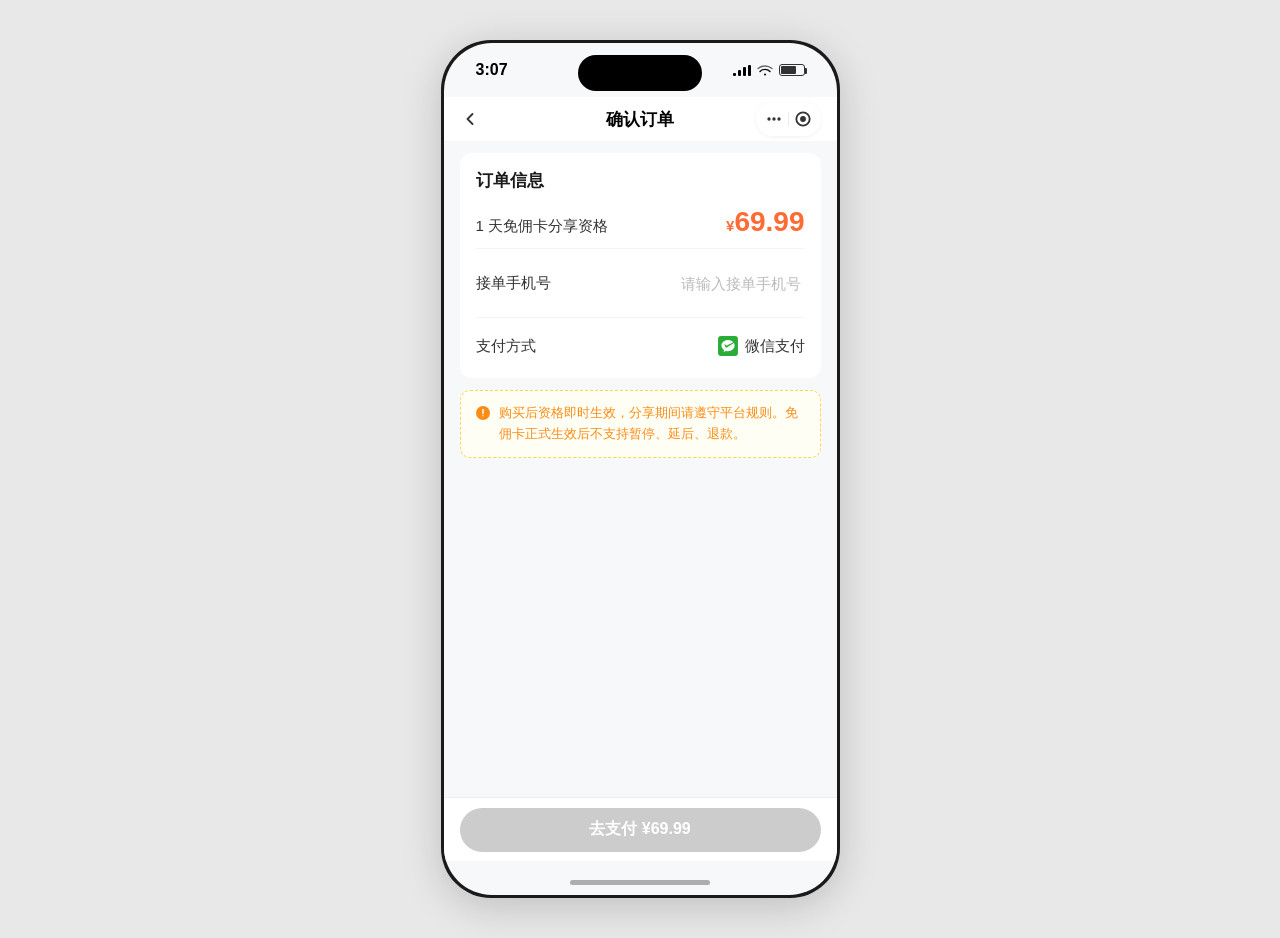
<file: frontend/05-purchase-confirm.html>
<!DOCTYPE html>
<html lang="zh-CN">
<head>
<meta charset="UTF-8">
<meta name="viewport" content="width=device-width, initial-scale=1.0">
<title>Page 5 · 购买确认页</title>
<style>
* { margin: 0; padding: 0; box-sizing: border-box; }
body {
  background: #e8e8e8;
  display: flex; justify-content: center; align-items: flex-start;
  min-height: 100vh; padding: 40px 20px;
  font-family: -apple-system, "PingFang SC", "Helvetica Neue", sans-serif;
}
::-webkit-scrollbar { display: none; }
* { -ms-overflow-style: none; scrollbar-width: none; }

/* ── Frame ── */
.frame {
  display: inline-block; padding: 3px; background: #1a1a1a;
  border-radius: 50px; box-shadow: 0 8px 40px rgba(0,0,0,0.18); position: relative;
}
.screen {
  position: relative; width: 393px; height: 852px;
  border-radius: 48px; overflow: hidden; background: #F7F8FA;
}

/* ── Status Bar ── */
.status-bar {
  position: absolute; top: 0; left: 0; right: 0; height: 54px;
  display: flex; align-items: center; justify-content: space-between;
  padding: 0 32px; font-size: 16px; font-weight: 600; color: #000;
  z-index: 20; pointer-events: none;
}
.status-icons { display: flex; align-items: center; gap: 6px; }
.signal-bars { display: flex; align-items: flex-end; gap: 2px; height: 12px; }
.signal-bars span { width: 3px; background: #000; border-radius: 1px; }
.signal-bars span:nth-child(1) { height: 3px; }
.signal-bars span:nth-child(2) { height: 6px; }
.signal-bars span:nth-child(3) { height: 9px; }
.signal-bars span:nth-child(4) { height: 11px; }
.battery { width: 26px; height: 12px; border: 1.5px solid #000; border-radius: 3px; padding: 1px; position: relative; opacity: 0.8; }
.battery::after { content: ''; position: absolute; top: 3px; right: -3px; width: 2px; height: 6px; background: #000; border-radius: 0 1px 1px 0; }
.battery-fill { width: 70%; height: 100%; background: #000; border-radius: 1px; }
.dynamic-island { position: absolute; top: 12px; left: 50%; transform: translateX(-50%); width: 124px; height: 36px; background: #000; border-radius: 999px; z-index: 30; }

/* ── Nav ─ */
.merged-nav {
  position: absolute; top: 54px; left: 0; right: 0; height: 44px;
  display: flex; align-items: center; justify-content: space-between;
  padding: 0 16px; z-index: 15; background: #fff;
}
.nav-left { display: flex; align-items: center; width: 100px; cursor: pointer; }
.nav-back { width: 20px; height: 20px; flex-shrink: 0; }
.nav-center {
  font-size: 17px; font-weight: 600; color: #000;
  position: absolute; left: 50%; transform: translateX(-50%);
}
.nav-right { display: flex; align-items: center; justify-content: flex-end; width: 100px; }
.wechat-pill { display: flex; align-items: center; background: rgba(255,255,255,0.92); border-radius: 20px; padding: 6px 4px; backdrop-filter: blur(10px); box-shadow: 0 1px 4px rgba(0,0,0,0.06); }
.wechat-more { width: 28px; height: 22px; display: flex; align-items: center; justify-content: center; }
.wechat-divider { width: 1px; height: 14px; background: rgba(0,0,0,0.08); flex-shrink: 0; }
.wechat-close { width: 28px; height: 22px; display: flex; align-items: center; justify-content: center; }

/* ── Page Content ── */
.page-content {
  position: absolute; top: 98px; left: 0; right: 0; bottom: 80px;
  overflow-y: auto; overflow-x: hidden;
  background: #F7F8FA;
}

/* ── Order Card ── */
.order-card {
  margin: 12px 16px 12px;
  background: #fff;
  border-radius: 12px;
  overflow: hidden;
}
.order-card-header {
  padding: 16px 16px 0;
}
.order-card-title {
  font-size: 17px;
  font-weight: 700;
  color: #1a1a1a;
}
.order-card-body {
  padding: 0 16px 4px;
}

/* Product row */
.product-row {
  display: flex;
  justify-content: space-between;
  align-items: flex-end;
  padding: 16px 0 12px;
}
.product-name {
  font-size: 15px;
  font-weight: 500;
  color: #333;
  line-height: 1.4;
}
.product-price {
  font-size: 28px;
  font-weight: 800;
  color: #FF6B35;
  flex-shrink: 0;
  margin-left: 12px;
  line-height: 1;
}
.product-price .yen {
  font-size: 15px;
  font-weight: 600;
}

/* Divider */
.card-divider {
  height: 1px;
  background: #F5F5F5;
}

/* Info row: label left, value right */
.info-row {
  display: flex;
  align-items: center;
  justify-content: space-between;
  padding: 16px 0;
  min-height: 56px;
}
.info-row + .info-row {
  border-top: 1px solid #F5F5F5;
}
.info-label {
  font-size: 15px;
  color: #333;
  white-space: nowrap;
  flex-shrink: 0;
  min-width: 72px;
}
.info-value {
  flex: 1;
  display: flex;
  align-items: center;
  justify-content: flex-end;
}

/* Phone input: WeChat Mini Program style — rounded bg + right-aligned text */
.phone-input {
  width: 200px;
  height: 36px;
  border: none;
  border-radius: 0;
  background: transparent;
  padding: 0 4px;
  font-size: 15px;
  color: #333;
  text-align: right;
  outline: none;
}
.phone-input::placeholder {
  color: #bbb;
}

/* Payment value */
.pay-value {
  display: flex;
  align-items: center;
  gap: 6px;
}
.pay-value img {
  display: block;
  width: 22px;
  height: 22px;
}
.pay-value span {
  font-size: 15px;
  color: #333;
}

/* Phone error */
.phone-error {
  font-size: 12px;
  color: #FF4D4F;
  padding: 4px 0 8px;
  display: none;
  text-align: right;
}
.phone-error.show { display: block; }

/* ── Risk Notice ── */
.risk-notice {
  margin: 0 16px 12px;
  background: #FFFEF5;
  border: 1px dashed #FFD54F;
  border-radius: 10px;
  padding: 12px 14px;
  display: flex;
  align-items: flex-start;
  gap: 8px;
  font-size: 13px;
  color: #FA8C16;
  line-height: 1.6;
}
.risk-icon {
  width: 16px;
  height: 16px;
  flex-shrink: 0;
  margin-top: 2px;
}

/* ── Countdown (shown after failed payment) ── */
.countdown-bar {
  margin: 0 16px 12px;
  background: #FFF7E6;
  border-radius: 10px;
  padding: 10px 14px;
  display: none;
  align-items: center;
  gap: 8px;
  font-size: 13px;
  color: #FA8C16;
}
.countdown-bar.show { display: flex; }
.countdown-num { font-weight: 700; font-size: 14px; }

/* ── Bottom Bar ── */
.bottom-bar {
  position: absolute; bottom: 34px; left: 0; right: 0;
  height: 64px; background: #fff; border-top: 1px solid #eee;
  display: flex; align-items: center; padding: 0 16px; z-index: 10;
}
.pay-btn {
  width: 100%;
  height: 44px;
  background: linear-gradient(135deg, #FF6B35, #FF4500);
  color: #fff;
  font-size: 16px;
  font-weight: 700;
  border: none;
  border-radius: 24px;
  cursor: pointer;
  display: flex;
  align-items: center;
  justify-content: center;
  transition: opacity 0.2s ease;
}
.pay-btn:active { opacity: 0.85; }
.pay-btn.disabled {
  background: #ccc;
  cursor: not-allowed;
}
.pay-btn.loading {
  cursor: not-allowed;
}

/* Spinner */
@keyframes spin {
  from { transform: rotate(0deg); }
  to { transform: rotate(360deg); }
}
.spinner {
  width: 18px;
  height: 18px;
  border: 2px solid rgba(255,255,255,0.3);
  border-top-color: #fff;
  border-radius: 50%;
  animation: spin 0.6s linear infinite;
}

/* ── Toast ── */
.toast {
  position: absolute;
  top: 50%;
  left: 50%;
  transform: translate(-50%, -50%);
  background: rgba(0,0,0,0.75);
  color: #fff;
  font-size: 14px;
  padding: 10px 20px;
  border-radius: 8px;
  z-index: 200;
  display: none;
  text-align: center;
  max-width: 240px;
}
.toast.show { display: block; }

/* ── Home Indicator ── */
.home-indicator {
  position: absolute; bottom: 10px; left: 50%; transform: translateX(-50%);
  width: 140px; height: 5px; background: rgba(0,0,0,0.3); border-radius: 999px; z-index: 10;
}
</style>
</head>
<body>

<div class="frame">
  <div class="screen">

    <!-- Status Bar -->
    <div class="status-bar">
      <span>3:07</span>
      <div class="status-icons">
        <div class="signal-bars"><span></span><span></span><span></span><span></span></div>
        <svg width="16" height="12" viewBox="0 0 16 12" fill="none">
          <path d="M8 11.5a1 1 0 100-2 1 1 0 000 2z" fill="#000"/>
          <path d="M3 7.5a7 7 0 0110 0" stroke="#000" stroke-width="1.3" fill="none" stroke-linecap="round"/>
          <path d="M1 4.5a11 11 0 0114 0" stroke="#000" stroke-width="1.3" fill="none" stroke-linecap="round" opacity="0.6"/>
        </svg>
        <div class="battery"><div class="battery-fill"></div></div>
      </div>
    </div>
    <div class="dynamic-island"></div>

    <!-- Nav -->
    <div class="merged-nav">
      <div class="nav-left" id="backBtn">
        <svg class="nav-back" viewBox="0 0 24 24" fill="none" stroke="#333" stroke-width="2.2">
          <path d="M15 18l-6-6 6-6" stroke-linecap="round" stroke-linejoin="round"/>
        </svg>
      </div>
      <div class="nav-center">确认订单</div>
      <div class="nav-right">
        <div class="wechat-pill">
          <div class="wechat-more"><svg width="20" height="20" viewBox="0 0 24 24" fill="none"><circle cx="6" cy="12" r="2" fill="#333"/><circle cx="12" cy="12" r="2" fill="#333"/><circle cx="18" cy="12" r="2" fill="#333"/></svg></div>
          <div class="wechat-divider"></div>
          <div class="wechat-close"><svg width="20" height="20" viewBox="0 0 24 24" fill="none" stroke="#333" stroke-width="2.2"><circle cx="12" cy="12" r="8"/><circle cx="12" cy="12" r="3.5" fill="#333" stroke="none"/></svg></div>
        </div>
      </div>
    </div>

    <!-- Page Content -->
    <div class="page-content" id="pageContent">

      <!-- Countdown (hidden by default, shown after failed payment per PRD 3.6) -->
      <div class="countdown-bar" id="countdownBar">
        <span>请在 <span class="countdown-num" id="countdownNum">4:59</span> 内完成支付，超时订单将自动取消</span>
      </div>

      <!-- Order Info Card -->
      <div class="order-card">
        <div class="order-card-header">
          <span class="order-card-title">订单信息</span>
        </div>
        <div class="order-card-body">

          <!-- Product Name + Price -->
          <div class="product-row">
            <span class="product-name">1 天免佣卡分享资格</span>
            <span class="product-price"><span class="yen">¥</span>69.99</span>
          </div>

          <div class="card-divider"></div>

          <!-- Phone Input -->
          <div class="info-row">
            <span class="info-label">接单手机号</span>
            <div class="info-value">
              <input type="tel" class="phone-input" id="phoneInput" placeholder="请输入接单手机号" maxlength="11">
            </div>
          </div>
          <div class="phone-error" id="phoneError">请输入正确的 11 位手机号码</div>

          <div class="card-divider"></div>

          <!-- Payment Method -->
          <div class="info-row" style="border-top:none; padding-bottom:16px;">
            <span class="info-label">支付方式</span>
            <div class="info-value">
              <div class="pay-value">
                <img src="支付-_微信支付-copy.svg" alt="微信支付">
                <span>微信支付</span>
              </div>
            </div>
          </div>

        </div>
      </div>

      <!-- Risk Notice -->
      <div class="risk-notice">
        <svg class="risk-icon" viewBox="0 0 16 16" fill="#FA8C16">
          <path d="M8 1a7 7 0 100 14A7 7 0 008 1zm0 10.5a.75.75 0 110-1.5.75.75 0 010 1.5zM8.75 4.5v4a.75.75 0 01-1.5 0v-4a.75.75 0 011.5 0z"/>
        </svg>
        <span>购买后资格即时生效，分享期间请遵守平台规则。免佣卡正式生效后不支持暂停、延后、退款。</span>
      </div>

    </div>

    <!-- Bottom Bar -->
    <div class="bottom-bar">
      <button class="pay-btn disabled" id="payBtn">
        <span id="payBtnText">去支付 ¥69.99</span>
      </button>
    </div>

    <!-- Toast -->
    <div class="toast" id="toast"></div>

    <!-- Home Indicator -->
    <div class="home-indicator"></div>

  </div>
</div>

<script>
(function () {
  var phoneInput = document.getElementById('phoneInput');
  var phoneError = document.getElementById('phoneError');
  var payBtn = document.getElementById('payBtn');
  var payBtnText = document.getElementById('payBtnText');
  var backBtn = document.getElementById('backBtn');
  var toast = document.getElementById('toast');
  var countdownBar = document.getElementById('countdownBar');
  var countdownNum = document.getElementById('countdownNum');

  var isValidPhone = false;
  var countdownSeconds = 300;
  var countdownTimer = null;

  function validatePhone(val) {
    return /^1\d{10}$/.test(val);
  }

  function updatePayBtn() {
    var val = phoneInput.value.replace(/\D/g, '');
    phoneInput.value = val;

    if (val.length === 0) {
      phoneError.classList.remove('show');
      isValidPhone = false;
    } else if (!validatePhone(val)) {
      if (val.length === 11) {
        phoneError.classList.add('show');
      } else {
        phoneError.classList.remove('show');
      }
      isValidPhone = false;
    } else {
      phoneError.classList.remove('show');
      isValidPhone = true;
    }

    if (isValidPhone) {
      payBtn.classList.remove('disabled');
    } else {
      payBtn.classList.add('disabled');
    }
  }

  phoneInput.addEventListener('input', updatePayBtn);

  payBtn.addEventListener('click', function () {
    if (payBtn.classList.contains('loading') || payBtn.classList.contains('disabled')) return;

    if (!isValidPhone) {
      showToast('请输入正确的手机号码');
      return;
    }

    payBtn.classList.add('loading');
    payBtnText.innerHTML = '<div class="spinner"></div>';

    setTimeout(function () {
      window.location.href = '06-purchase-success.html';
    }, 1500);
  });

  backBtn.addEventListener('click', function () {
    window.location.href = 'index.html';
  });

  function showToast(msg) {
    toast.textContent = msg;
    toast.classList.add('show');
    setTimeout(function () {
      toast.classList.remove('show');
    }, 2000);
  }

  function startCountdown() {
    countdownBar.classList.add('show');
    countdownSeconds = 300;
    countdownTimer = setInterval(function () {
      countdownSeconds--;
      var min = Math.floor(countdownSeconds / 60);
      var sec = countdownSeconds % 60;
      countdownNum.textContent = min + ':' + (sec < 10 ? '0' : '') + sec;
      if (countdownSeconds <= 0) {
        clearInterval(countdownTimer);
        payBtn.classList.add('disabled');
        showToast('订单已取消，请重新下单');
      }
    }, 1000);
  }

  // Uncomment to test countdown:
  // startCountdown();
})();
</script>

</body>
</html>
</file>
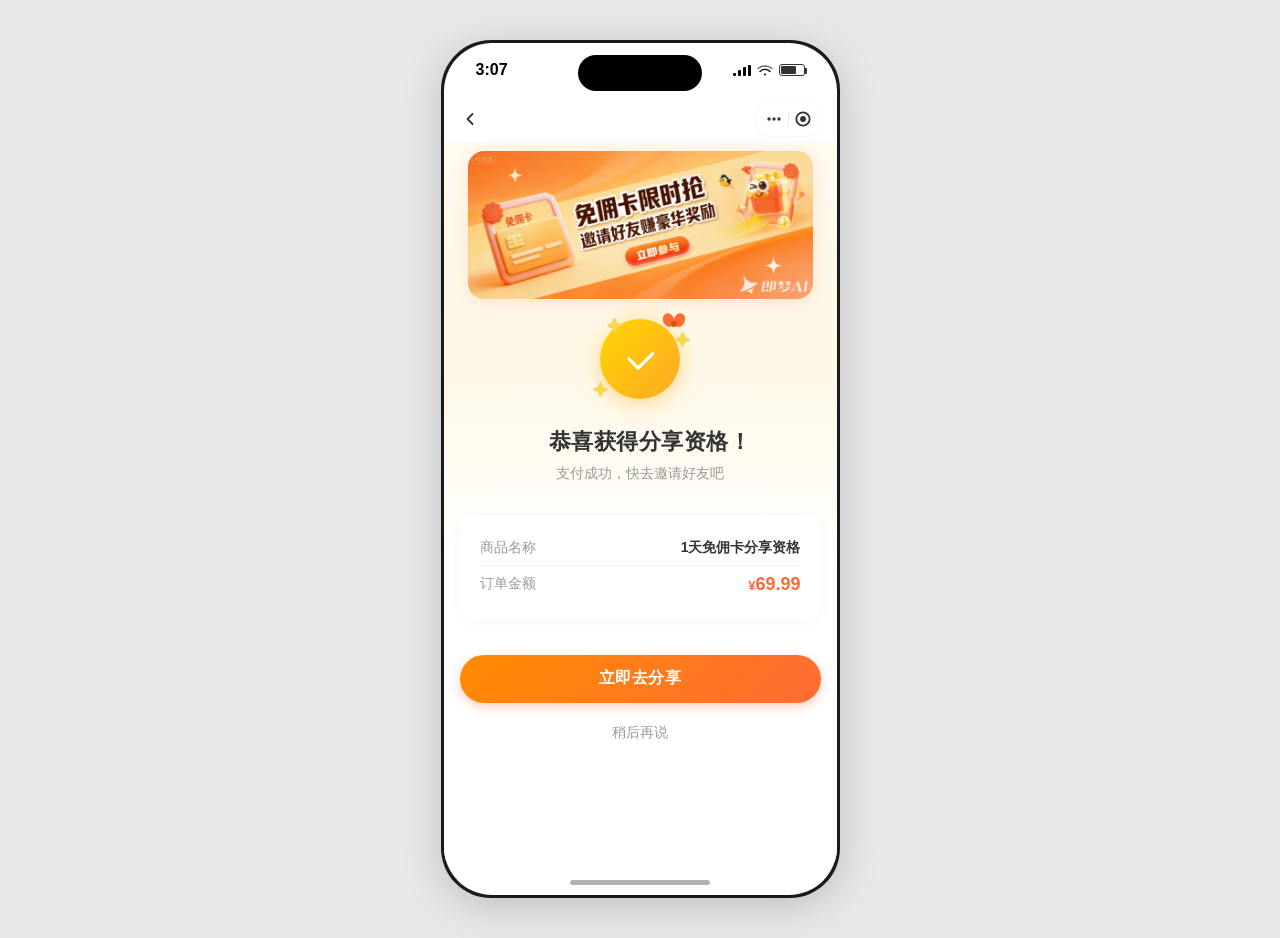
<file: frontend/06-purchase-success.html>
<!DOCTYPE html>
<html lang="zh-CN">
<head>
<meta charset="UTF-8">
<meta name="viewport" content="width=device-width, initial-scale=1.0">
<title>Page 6 · 购买成功页</title>
<style>
* { margin: 0; padding: 0; box-sizing: border-box; }
body {
  background: #e8e8e8;
  display: flex; justify-content: center; align-items: flex-start;
  min-height: 100vh; padding: 40px 20px;
  font-family: -apple-system, "PingFang SC", "Helvetica Neue", sans-serif;
}
::-webkit-scrollbar { display: none; }
* { -ms-overflow-style: none; scrollbar-width: none; }

/* ── Frame (from existing project, exact copy) ── */
.frame {
  display: inline-block; padding: 3px; background: #1a1a1a;
  border-radius: 50px; box-shadow: 0 8px 40px rgba(0,0,0,0.18); position: relative;
}
.screen {
  position: relative; width: 393px; height: 852px;
  border-radius: 48px; overflow: hidden; background: #fff;
}
.status-bar {
  position: absolute; top: 0; left: 0; right: 0; height: 54px;
  display: flex; align-items: center; justify-content: space-between;
  padding: 0 32px; font-size: 16px; font-weight: 600; color: #000;
  z-index: 20; pointer-events: none; font-family: -apple-system, "SF Pro Text", sans-serif;
}
.status-icons { display: flex; align-items: center; gap: 6px; }
.signal-bars { display: flex; align-items: flex-end; gap: 2px; height: 12px; }
.signal-bars span { width: 3px; background: #000; border-radius: 1px; }
.signal-bars span:nth-child(1) { height: 3px; }
.signal-bars span:nth-child(2) { height: 6px; }
.signal-bars span:nth-child(3) { height: 9px; }
.signal-bars span:nth-child(4) { height: 11px; }
.battery { width: 26px; height: 12px; border: 1.5px solid #000; border-radius: 3px; padding: 1px; position: relative; opacity: 0.8; }
.battery::after { content: ''; position: absolute; top: 3px; right: -3px; width: 2px; height: 6px; background: #000; border-radius: 0 1px 1px 0; }
.battery-fill { width: 70%; height: 100%; background: #000; border-radius: 1px; }
.dynamic-island { position: absolute; top: 12px; left: 50%; transform: translateX(-50%); width: 124px; height: 36px; background: #000; border-radius: 999px; z-index: 30; }

/* ── Nav: back + wechat capsule ── */
.merged-nav {
  position: absolute; top: 54px; left: 0; right: 0; height: 44px;
  display: flex; align-items: center; justify-content: space-between;
  padding: 0 16px; z-index: 15; background: #fff;
}
.nav-left { display: flex; align-items: center; position: relative; width: 100px; cursor: pointer; }
.nav-back { width: 20px; height: 20px; flex-shrink: 0; }
.nav-right { display: flex; align-items: center; justify-content: flex-end; width: 100px; }
.wechat-pill { display: flex; align-items: center; background: rgba(255,255,255,0.92); border-radius: 20px; padding: 6px 4px; backdrop-filter: blur(10px); box-shadow: 0 1px 4px rgba(0,0,0,0.06); }
.wechat-more { width: 28px; height: 22px; display: flex; align-items: center; justify-content: center; }
.wechat-divider { width: 1px; height: 14px; background: rgba(0,0,0,0.08); flex-shrink: 0; }
.wechat-close { width: 28px; height: 22px; display: flex; align-items: center; justify-content: center; }

/* ── Page Content ── */
.page-content {
  position: absolute; top: 98px; left: 0; right: 0; bottom: 34px;
  overflow-y: auto; overflow-x: hidden;
  background: linear-gradient(180deg, #FFFBF0 0%, #FFF8E7 30%, #FFFFFF 60%);
}

/* ── Success Hero Area ── */
.success-hero {
  display: flex;
  flex-direction: column;
  align-items: center;
  padding: 10px 0 32px;
  position: relative;
}

/* Glow ring behind success badge */
.success-badge-wrap {
  position: relative;
  margin-bottom: 28px;
}
.success-glow {
  position: absolute;
  top: 50%; left: 50%;
  transform: translate(-50%, -50%);
  width: 110px; height: 110px;
  border-radius: 50%;
  background: radial-gradient(circle, rgba(255,215,0,0.25) 0%, transparent 70%);
  animation: glowPulse 2s ease-in-out infinite;
}
@keyframes glowPulse {
  0%, 100% { transform: translate(-50%, -50%) scale(1); opacity: 0.6; }
  50% { transform: translate(-50%, -50%) scale(1.15); opacity: 1; }
}

/* Success badge: golden circle + inner check */
.success-badge {
  width: 80px; height: 80px;
  border-radius: 50%;
  background: linear-gradient(135deg, #FFD700, #FFA726);
  display: flex; align-items: center; justify-content: center;
  position: relative;
  animation: badgePop 0.5s ease-out;
  box-shadow: 0 6px 20px rgba(255,167,38,0.35);
}
@keyframes badgePop {
  0% { transform: scale(0); opacity: 0; }
  60% { transform: scale(1.1); }
  100% { transform: scale(1); opacity: 1; }
}

/* Golden ribbon bow on top of badge */
.badge-bow {
  position: absolute;
  top: -6px; right: -5px;
  width: 22px; height: 22px;
  z-index: 5;
}
.bow-loop {
  position: absolute;
  width: 11px; height: 14px;
  background: #FF6B35;
  border-radius: 50%;
}
.bow-loop.left { left: 0; transform: rotate(-20deg); }
.bow-loop.right { right: 0; transform: rotate(20deg); }
.bow-center {
  position: absolute;
  width: 6px; height: 6px;
  background: #E65100;
  border-radius: 50%;
  top: 50%; left: 50%;
  transform: translate(-50%, -50%);
  z-index: 2;
}

/* Checkmark inside badge */
.badge-check {
  width: 40px; height: 40px;
}
.badge-check path {
  stroke: #fff;
  stroke-width: 3.5;
  fill: none;
  stroke-linecap: round;
  stroke-linejoin: round;
  stroke-dasharray: 50;
  stroke-dashoffset: 50;
  animation: checkDraw 0.5s ease 0.35s forwards;
}
@keyframes checkDraw {
  to { stroke-dashoffset: 0; }
}

/* Sparkle stars around badge */
.sparkle-star {
  position: absolute;
  font-size: 16px;
  color: #FFD54F;
  opacity: 0;
  animation: sparkleIn 0.4s ease forwards;
}
.sparkle-star.s1 { top: -4px; left: 6px; animation-delay: 0.5s; }
.sparkle-star.s2 { top: 10px; right: -10px; animation-delay: 0.65s; }
.sparkle-star.s3 { bottom: 2px; left: -8px; animation-delay: 0.8s; }
@keyframes sparkleIn {
  0% { transform: scale(0) rotate(0deg); opacity: 0; }
  100% { transform: scale(1) rotate(180deg); opacity: 1; }
}

/* Poster image card */
.success-poster {
  margin: 0 24px 20px;
  animation: fadeUp 0.5s ease 0.55s both;
}
.success-poster img {
  width: 100%;
  border-radius: 16px;
  box-shadow: 0 4px 20px rgba(255,107,53,0.15);
  display: block;
}

/* Title */
.success-title {
  font-size: 22px;
  font-weight: 800;
  color: #333;
  margin: 0 auto 8px;
  padding: 0;
  width: 100%;
  max-width: 345px;
  animation: fadeUpTitle 0.4s ease 0.25s both;
  letter-spacing: 0.5px;
  text-align: center;
}
.success-subtitle {
  font-size: 14px;
  color: #999;
  margin: 0 auto;
  padding: 0;
  width: 100%;
  max-width: 260px;
  animation: fadeUp 0.4s ease 0.4s both;
  text-align: center;
}
@keyframes fadeUp {
  from { transform: translateY(10px); opacity: 0; }
  to { transform: translateY(0); opacity: 1; }
}
@keyframes fadeUpTitle {
  from { transform: translateY(10px) translateX(10px); opacity: 0; }
  to { transform: translateY(0) translateX(10px); opacity: 1; }
}

/* ── Order Summary Card ── */
.order-summary {
  margin: 0 16px 24px;
  background: #fff;
  border-radius: 12px;
  padding: 16px 20px;
  box-shadow: 0 2px 12px rgba(0,0,0,0.04);
  animation: fadeUp 0.4s ease 0.5s both;
}
.summary-row {
  display: flex;
  align-items: center;
  justify-content: space-between;
  padding: 8px 0;
}
.summary-row + .summary-row {
  border-top: 1px solid #f5f0e8;
}
.summary-label {
  font-size: 14px;
  color: #999;
}
.summary-value {
  font-size: 14px;
  color: #333;
  font-weight: 600;
}
.summary-value.price {
  color: #FF6B35;
  font-size: 18px;
  font-weight: 800;
}
.summary-value.price .yen {
  font-size: 13px;
  font-weight: 600;
}
.summary-status {
  display: inline-block;
  font-size: 12px;
  color: #52C41A;
  background: rgba(82,196,26,0.08);
  padding: 2px 10px;
  border-radius: 12px;
}

/* ── Bottom Action Area ── */
.action-area {
  margin: 0 16px 34px;
  animation: fadeUp 0.4s ease 0.6s both;
}

.action-primary {
  width: 100%;
  height: 48px;
  background: linear-gradient(135deg, #FF8C00, #FF6B35);
  color: #fff;
  font-size: 16px;
  font-weight: 700;
  border: none;
  border-radius: 24px;
  cursor: pointer;
  letter-spacing: 0.5px;
  box-shadow: 0 4px 12px rgba(255,107,53,0.3);
  transition: opacity 0.2s ease;
  margin-top: 12px;
}
.action-primary:active { opacity: 0.85; }

.action-secondary {
  width: 100%;
  height: 44px;
  background: transparent;
  color: #999;
  font-size: 14px;
  border: none;
  cursor: pointer;
  margin-top: 8px;
  transition: color 0.2s ease;
}
.action-secondary:active { color: #666; }

/* ── Confetti ── */
.confetti-wrap {
  position: absolute; top: 0; left: 0; right: 0; bottom: 0;
  pointer-events: none; overflow: hidden;
}
.confetti {
  position: absolute;
  border-radius: 2px;
  opacity: 0;
  animation: confettiFall 1.5s ease-out forwards;
}
@keyframes confettiFall {
  0% { transform: translateY(-30px) rotate(0deg); opacity: 1; }
  100% { transform: translateY(500px) rotate(720deg); opacity: 0; }
}

/* ── Home Indicator ── */
.home-indicator {
  position: absolute; bottom: 10px; left: 50%; transform: translateX(-50%);
  width: 140px; height: 5px; background: rgba(0,0,0,0.3); border-radius: 999px; z-index: 10;
}
</style>
</head>
<body>

<div class="frame">
  <div class="screen">

    <!-- Status Bar -->
    <div class="status-bar">
      <span>3:07</span>
      <div class="status-icons">
        <div class="signal-bars"><span></span><span></span><span></span><span></span></div>
        <svg width="16" height="12" viewBox="0 0 16 12" fill="none">
          <path d="M8 11.5a1 1 0 100-2 1 1 0 000 2z" fill="#000"/>
          <path d="M3 7.5a7 7 0 0110 0" stroke="#000" stroke-width="1.3" fill="none" stroke-linecap="round"/>
          <path d="M1 4.5a11 11 0 0114 0" stroke="#000" stroke-width="1.3" fill="none" stroke-linecap="round" opacity="0.6"/>
        </svg>
        <div class="battery"><div class="battery-fill"></div></div>
      </div>
    </div>
    <div class="dynamic-island"></div>

    <!-- Nav -->
    <div class="merged-nav">
      <div class="nav-left">
        <svg class="nav-back" viewBox="0 0 24 24" fill="none" stroke="#333" stroke-width="2.2">
          <path d="M15 18l-6-6 6-6" stroke-linecap="round" stroke-linejoin="round"/>
        </svg>
      </div>
      <div class="nav-right">
        <div class="wechat-pill">
          <div class="wechat-more"><svg width="20" height="20" viewBox="0 0 24 24" fill="none"><circle cx="6" cy="12" r="2" fill="#333"/><circle cx="12" cy="12" r="2" fill="#333"/><circle cx="18" cy="12" r="2" fill="#333"/></svg></div>
          <div class="wechat-divider"></div>
          <div class="wechat-close"><svg width="20" height="20" viewBox="0 0 24 24" fill="none" stroke="#333" stroke-width="2.2"><circle cx="12" cy="12" r="8"/><circle cx="12" cy="12" r="3.5" fill="#333" stroke="none"/></svg></div>
        </div>
      </div>
    </div>

    <!-- Page Content -->
    <div class="page-content">

      <!-- Confetti -->
      <div class="confetti-wrap" id="confettiWrap"></div>

      <!-- Success Hero -->
      <div class="success-hero">
        <!-- Poster -->
        <div class="success-poster">
          <img src="jimeng-2026-05-11-4710-仅提取参考图暖橙色3D卡通活泼营销风格，文案保留：主标题'免佣卡限时抢 邀请好友....png" alt="活动海报" />
        </div>

        <div class="success-badge-wrap">
          <div class="success-glow"></div>
          <div class="success-badge">
            <!-- Ribbon bow decoration -->
            <div class="badge-bow">
              <div class="bow-loop left"></div>
              <div class="bow-loop right"></div>
              <div class="bow-center"></div>
            </div>
            <!-- Checkmark -->
            <svg class="badge-check" viewBox="0 0 44 44">
              <path d="M10 22l10 10 16-16"/>
            </svg>
          </div>
          <!-- Sparkle stars -->
          <span class="sparkle-star s1">✦</span>
          <span class="sparkle-star s2">✦</span>
          <span class="sparkle-star s3">✦</span>
        </div>

        <div class="success-title">恭喜获得分享资格！</div>
        <div class="success-subtitle" style="animation: fadeUp 0.4s ease 0.55s both;">支付成功，快去邀请好友吧</div>
      </div>

      <!-- Order Summary -->
      <div class="order-summary">
        <div class="summary-row">
          <span class="summary-label">商品名称</span>
          <span class="summary-value">1天免佣卡分享资格</span>
        </div>
        <div class="summary-row">
          <span class="summary-label">订单金额</span>
          <span class="summary-value price"><span class="yen">¥</span>69.99</span>
        </div>
      </div>

      <!-- Bottom Action Area -->
      <div class="action-area">
        <button class="action-primary" id="shareBtn">立即去分享</button>
        <button class="action-secondary" id="laterBtn">稍后再说</button>
      </div>

    </div>

    <!-- Home Indicator -->
    <div class="home-indicator"></div>

  </div>
</div>

<script>
(function () {
  var shareBtn = document.getElementById('shareBtn');
  var laterBtn = document.getElementById('laterBtn');
  var confettiWrap = document.getElementById('confettiWrap');

  shareBtn.addEventListener('click', function () {
    window.location.href = 'inprogress-bought/index.html';
  });

  laterBtn.addEventListener('click', function () {
    window.location.href = 'index.html';
  });

  // Confetti particles matching warm orange palette
  var colors = ['#FF8C00', '#FFD700', '#FF6B35', '#FFE44D', '#FFB347', '#FF4500'];
  for (var i = 0; i < 24; i++) {
    var dot = document.createElement('div');
    dot.className = 'confetti';
    dot.style.left = Math.random() * 100 + '%';
    dot.style.top = (Math.random() * 30 - 10) + '%';
    dot.style.background = colors[Math.floor(Math.random() * colors.length)];
    dot.style.animationDelay = (Math.random() * 0.8) + 's';
    dot.style.animationDuration = (1 + Math.random() * 1) + 's';
    dot.style.width = (4 + Math.random() * 6) + 'px';
    dot.style.height = (4 + Math.random() * 10) + 'px';
    confettiWrap.appendChild(dot);
  }
})();
</script>

</body>
</html>
</file>
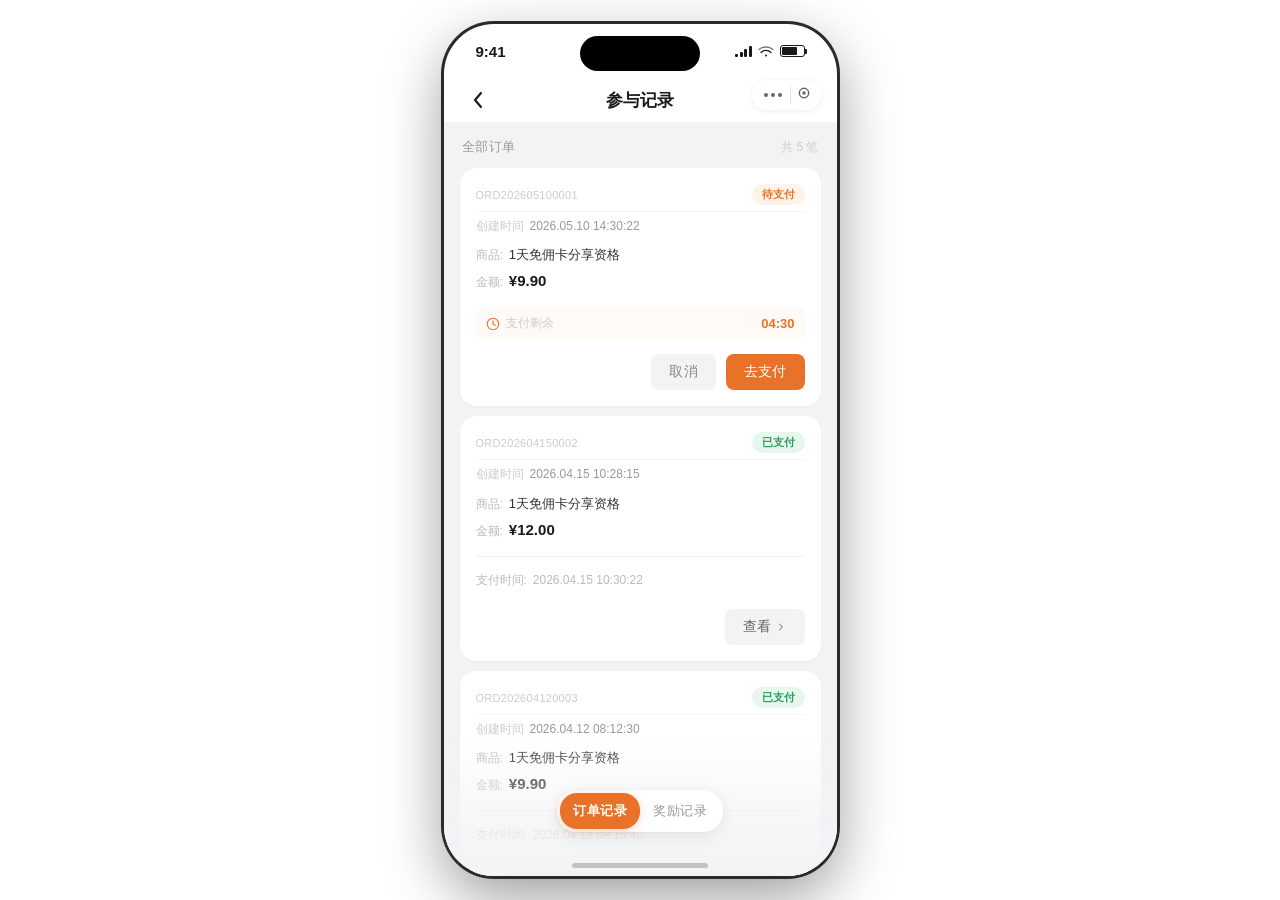
<file: frontend/09-participation-record.html>
<!DOCTYPE html>
<html lang="zh-CN">
<head>
<meta charset="UTF-8">
<meta name="viewport" content="width=device-width, initial-scale=1.0">
<title>参与记录页</title>
<style>
* { margin: 0; padding: 0; box-sizing: border-box; }
body {
  background: #ffffff;
  display: flex;
  justify-content: center;
  align-items: center;
  min-height: 100vh;
  font-family: -apple-system, "PingFang SC", "SF Pro Text", sans-serif;
  -webkit-font-smoothing: antialiased;
}
::-webkit-scrollbar { display: none; }
* { -ms-overflow-style: none; scrollbar-width: none; }

/* ── Device Frame ── */
.device {
  position: relative;
  width: 393px;
  height: 852px;
  border-radius: 50px;
  overflow: hidden;
  background: #fff;
  box-shadow: 0 0 0 3px #2a2a2a, 0 20px 60px rgba(0,0,0,0.4);
}

/* Status Bar */
.status-bar {
  position: absolute;
  top: 0; left: 0; right: 0;
  height: 54px;
  display: flex;
  align-items: center;
  justify-content: space-between;
  padding: 0 32px;
  font-size: 15px;
  font-weight: 600;
  color: #1a1a1a;
  z-index: 100;
  pointer-events: none;
}
.status-icons { display: flex; align-items: center; gap: 6px; }
.signal-bars { display: flex; align-items: flex-end; gap: 1.5px; height: 12px; }
.signal-bars span { width: 3px; background: #1a1a1a; border-radius: 1px; }
.signal-bars span:nth-child(1) { height: 3px; }
.signal-bars span:nth-child(2) { height: 5px; }
.signal-bars span:nth-child(3) { height: 8px; }
.signal-bars span:nth-child(4) { height: 11px; }
.battery {
  width: 25px; height: 12px;
  border: 1.5px solid #1a1a1a;
  border-radius: 3px;
  padding: 1px;
  position: relative;
}
.battery::after {
  content: '';
  position: absolute;
  top: 3px; right: -3.5px;
  width: 2px; height: 5px;
  background: #1a1a1a;
  border-radius: 0 1px 1px 0;
}
.battery-fill { width: 75%; height: 100%; background: #1a1a1a; border-radius: 1px; }
.dynamic-island {
  position: absolute;
  top: 12px; left: 50%;
  transform: translateX(-50%);
  width: 120px; height: 35px;
  background: #000;
  border-radius: 20px;
  z-index: 101;
}

/* WeChat Capsule */
.wechat-capsule {
  position: absolute;
  top: 56px; right: 16px;
  z-index: 100;
  display: flex;
  align-items: center;
  background: rgba(255,255,255,0.85);
  backdrop-filter: blur(12px);
  border-radius: 18px;
  padding: 6px 4px;
  box-shadow: 0 1px 6px rgba(0,0,0,0.08);
}
.capsule-dot {
  display: flex;
  gap: 3px;
  align-items: center;
  padding: 0 8px;
}
.capsule-dot span {
  width: 4px; height: 4px;
  background: #666;
  border-radius: 50%;
}
.capsule-line {
  width: 0.5px;
  height: 16px;
  background: rgba(0,0,0,0.12);
}
.capsule-x {
  padding: 0 6px;
}

/* Nav Bar */
.nav-bar {
  position: absolute;
  top: 54px; left: 0; right: 0;
  height: 44px;
  display: flex;
  align-items: center;
  padding: 0 16px;
  z-index: 50;
  background: rgba(255,255,255,0.92);
  backdrop-filter: blur(12px);
}
.nav-back {
  width: 36px; height: 36px;
  display: flex;
  align-items: center;
  justify-content: center;
  cursor: pointer;
  border-radius: 50%;
  transition: background 0.2s;
}
.nav-back:hover { background: rgba(0,0,0,0.04); }
.nav-back:active { background: rgba(0,0,0,0.08); }
.nav-title {
  flex: 1;
  text-align: center;
  font-size: 17px;
  font-weight: 600;
  color: #1a1a1a;
  letter-spacing: 0.2px;
}
.nav-spacer { width: 36px; }

/* Content Area */
.content {
  position: absolute;
  top: 98px;
  left: 0; right: 0;
  bottom: 0;
  overflow-y: auto;
  background: #F2F3F5;
  padding: 16px;
  padding-bottom: 100px;
}

/* ── Section Header ── */
.section-header {
  display: flex;
  align-items: center;
  justify-content: space-between;
  margin-bottom: 12px;
  padding: 0 2px;
}
.section-title {
  font-size: 13px;
  color: #999;
  font-weight: 500;
  letter-spacing: 0.5px;
}
.section-count {
  font-size: 12px;
  color: #ccc;
}

/* ── Card ── */
.card {
  background: #fff;
  border-radius: 16px;
  padding: 16px;
  margin-bottom: 10px;
  box-shadow: 0 1px 2px rgba(0,0,0,0.03);
  transition: transform 0.2s ease, box-shadow 0.2s ease;
}
.card:active {
  transform: scale(0.985);
}

.card-top {
  margin-bottom: 4px;
}
.card-top-row {
  display: flex;
  align-items: center;
  justify-content: space-between;
}
.card-top-divider {
  height: 0.5px;
  background: #F5F5F5;
  margin: 6px 0;
}
.card-create-time {
  font-size: 12px;
  color: #bbb;
  font-variant-numeric: tabular-nums;
  line-height: 1.4;
  display: flex;
  align-items: center;
  gap: 6px;
}
.card-create-time .label {
  color: #ccc;
  flex-shrink: 0;
}
.card-create-time .time {
  color: #999;
  font-variant-numeric: tabular-nums;
}
.card-activity {
  flex: 1;
  min-width: 0;
}
.order-id {
  font-size: 11px;
  color: #ccc;
  font-variant-numeric: tabular-nums;
  letter-spacing: 0.3px;
}
.card-name {
  font-size: 15px;
  font-weight: 600;
  color: #1a1a1a;
  line-height: 1.5;
  overflow: hidden;
  text-overflow: ellipsis;
  white-space: nowrap;
}
.card-period {
  font-size: 12px;
  color: #bbb;
  font-variant-numeric: tabular-nums;
  margin-top: 4px;
  line-height: 1.4;
}

/* Status Tags */
.tag {
  font-size: 11px;
  font-weight: 600;
  padding: 3px 10px;
  border-radius: 20px;
  white-space: nowrap;
  flex-shrink: 0;
  margin-left: 10px;
}
.tag-pending {
  background: #FFF3E8;
  color: #E8722A;
}
.tag-paid {
  background: #E8F7ED;
  color: #2A9D5C;
}
.tag-cancelled {
  background: #F5F5F5;
  color: #A8A8A8;
}
.tag-pending-reward {
  background: #FFF3E8;
  color: #E8722A;
}
.tag-issued {
  background: #E8F7ED;
  color: #2A9D5C;
}

/* Card Body */
.card-body {
  padding-top: 2px;
}
.info-row {
  display: flex;
  align-items: baseline;
  padding: 6px 0;
}
.info-row + .info-row {
  padding-top: 2px;
}
.info-label {
  font-size: 12px;
  color: #bbb;
  margin-right: 6px;
  flex-shrink: 0;
}
.info-label::after {
  content: ':';
}
.info-value {
  font-size: 13px;
  color: #333;
  flex: 1;
  overflow: hidden;
  text-overflow: ellipsis;
  white-space: nowrap;
}
.info-value.price {
  color: #1a1a1a;
  font-weight: 700;
  font-size: 15px;
  font-variant-numeric: tabular-nums;
}
.info-value.reward-text {
  color: #E8722A;
  font-weight: 500;
}
.info-value.time-text {
  color: #bbb;
  font-size: 12px;
  font-variant-numeric: tabular-nums;
}

/* Countdown */
.countdown-bar {
  display: flex;
  align-items: center;
  gap: 6px;
  margin-top: 10px;
  padding: 8px 10px;
  background: #FFFAF5;
  border-radius: 8px;
}
.countdown-icon {
  width: 14px; height: 14px;
  flex-shrink: 0;
}
.countdown-label {
  font-size: 12px;
  color: #ccc;
}
.countdown-time {
  font-size: 13px;
  font-weight: 700;
  color: #E8722A;
  font-variant-numeric: tabular-nums;
  margin-left: auto;
}
.countdown-time.pulse {
  animation: pulse 2s ease-in-out infinite;
}
@keyframes pulse {
  0%, 100% { opacity: 1; }
  50% { opacity: 0.5; }
}

/* Card Actions */
.card-actions {
  display: flex;
  gap: 10px;
  margin-top: 14px;
  justify-content: flex-end;
}
.btn {
  height: 36px;
  min-width: 64px;
  border: none;
  border-radius: 8px;
  font-size: 14px;
  font-weight: 500;
  cursor: pointer;
  display: flex;
  align-items: center;
  justify-content: center;
  padding: 0 18px;
  transition: all 0.15s ease;
  letter-spacing: 0.2px;
  white-space: nowrap;
}
.btn:active { transform: scale(0.97); }
.btn-pay {
  background: #E8722A;
  color: #fff;
}
.btn-cancel {
  background: #F2F3F5;
  color: #888;
}
.btn-detail {
  background: #F2F3F5;
  color: #666;
  min-width: 56px;
}
.btn-detail svg {
  width: 12px; height: 12px;
  margin-left: 3px;
  transition: transform 0.2s;
}
.btn-detail:hover svg { transform: translateX(2px); }

/* Divider in card */
.card-divider {
  height: 0.5px;
  background: #F0F0F0;
  margin: 10px 0;
}

/* ── Empty State ── */
.empty-state {
  display: flex;
  flex-direction: column;
  align-items: center;
  justify-content: center;
  padding: 80px 0;
}
.empty-illustration {
  width: 120px;
  height: 100px;
  margin-bottom: 20px;
}
.empty-label {
  font-size: 14px;
  color: #bbb;
  letter-spacing: 0.3px;
}

/* ── Bottom Capsule Tabs ── */
.bottom-capsule {
  position: absolute;
  bottom: 44px;
  left: 50%;
  transform: translateX(-50%);
  z-index: 50;
}
.capsule {
  display: flex;
  align-items: center;
  background: rgba(255,255,255,0.9);
  backdrop-filter: blur(20px);
  -webkit-backdrop-filter: blur(20px);
  border-radius: 20px;
  padding: 3px;
  box-shadow:
    0 4px 16px rgba(0,0,0,0.08),
    0 0 0 0.5px rgba(0,0,0,0.04);
  position: relative;
}
.capsule-track {
  position: absolute;
  top: 3px;
  left: 3px;
  width: calc(50% - 3px);
  height: calc(100% - 6px);
  background: #E8722A;
  border-radius: 17px;
  box-shadow: 0 2px 8px rgba(232,114,42,0.3);
  transition: transform 0.35s cubic-bezier(0.25, 0.46, 0.45, 0.94);
  z-index: 0;
}
.capsule-btn {
  width: 80px;
  height: 36px;
  display: flex;
  align-items: center;
  justify-content: center;
  font-size: 13px;
  color: #999;
  font-weight: 500;
  cursor: pointer;
  position: relative;
  z-index: 1;
  transition: color 0.3s ease;
  letter-spacing: 0.5px;
  user-select: none;
  -webkit-user-select: none;
}
.capsule-btn.active {
  color: #fff;
  font-weight: 600;
}

/* Fog Overlay */
.fog {
  position: absolute;
  bottom: 0;
  left: 0; right: 0;
  height: 140px;
  background: linear-gradient(to top, #F2F3F5 0%, rgba(242,243,245,0.7) 40%, rgba(242,243,245,0) 100%);
  pointer-events: none;
  z-index: 45;
}

/* Home Indicator */
.home-indicator {
  position: absolute;
  bottom: 8px;
  left: 50%;
  transform: translateX(-50%);
  width: 136px;
  height: 5px;
  background: rgba(0,0,0,0.2);
  border-radius: 3px;
  z-index: 100;
}

/* ── Modal ── */
.modal-overlay {
  position: absolute;
  inset: 0;
  background: rgba(0,0,0,0.4);
  z-index: 200;
  display: flex;
  align-items: center;
  justify-content: center;
  animation: fadeIn 0.2s ease;
}
@keyframes fadeIn {
  from { opacity: 0; }
  to { opacity: 1; }
}
.modal-card {
  background: #fff;
  border-radius: 20px;
  width: 280px;
  padding: 28px 24px 20px;
  text-align: center;
  animation: slideUp 0.3s cubic-bezier(0.25, 0.46, 0.45, 0.94);
}
@keyframes slideUp {
  from { transform: translateY(20px); opacity: 0; }
  to { transform: translateY(0); opacity: 1; }
}
.modal-icon {
  width: 48px; height: 48px;
  margin: 0 auto 16px;
  background: #FFF3E8;
  border-radius: 50%;
  display: flex;
  align-items: center;
  justify-content: center;
}
.modal-title {
  font-size: 17px;
  font-weight: 600;
  color: #1a1a1a;
  margin-bottom: 8px;
}
.modal-desc {
  font-size: 14px;
  color: #888;
  line-height: 1.6;
  margin-bottom: 24px;
}
.modal-btns {
  display: flex;
  gap: 10px;
}
.modal-btn {
  flex: 1;
  height: 42px;
  border: none;
  border-radius: 21px;
  font-size: 15px;
  font-weight: 600;
  cursor: pointer;
  transition: all 0.15s;
}
.modal-btn:active { transform: scale(0.96); }
.modal-btn.secondary {
  background: #F5F5F5;
  color: #888;
}
.modal-btn.primary {
  background: #1a1a1a;
  color: #fff;
}
</style>
</head>
<body>

<div class="device">
  <!-- Status Bar -->
  <div class="status-bar">
    <span>9:41</span>
    <div class="status-icons">
      <div class="signal-bars">
        <span></span><span></span><span></span><span></span>
      </div>
      <svg width="16" height="12" viewBox="0 0 16 12" fill="none">
        <path d="M8 11.5a1 1 0 100-2 1 1 0 000 2z" fill="#1a1a1a"/>
        <path d="M3 7.5a7 7 0 0110 0" stroke="#1a1a1a" stroke-width="1.3" fill="none" stroke-linecap="round"/>
        <path d="M1 4.5a11 11 0 0114 0" stroke="#1a1a1a" stroke-width="1.3" fill="none" stroke-linecap="round" opacity="0.6"/>
      </svg>
      <div class="battery"><div class="battery-fill"></div></div>
    </div>
  </div>

  <!-- Dynamic Island -->
  <div class="dynamic-island"></div>

  <!-- WeChat Capsule -->
  <div class="wechat-capsule">
    <div class="capsule-dot"><span></span><span></span><span></span></div>
    <div class="capsule-line"></div>
    <div class="capsule-x">
      <svg width="14" height="14" viewBox="0 0 24 24" fill="none" stroke="#666" stroke-width="2.5" stroke-linecap="round">
        <circle cx="12" cy="12" r="8"/>
        <circle cx="12" cy="12" r="3" fill="#666" stroke="none"/>
      </svg>
    </div>
  </div>

  <!-- Nav Bar -->
  <div class="nav-bar">
    <div class="nav-back">
      <svg width="10" height="18" viewBox="0 0 10 18" fill="none" stroke="#1a1a1a" stroke-width="2.2" stroke-linecap="round" stroke-linejoin="round">
        <polyline points="8 2 2 9 8 16"/>
      </svg>
    </div>
    <div class="nav-title">参与记录</div>
    <div class="nav-spacer"></div>
  </div>

  <!-- Content -->
  <div class="content" id="content"></div>

  <!-- Fog -->
  <div class="fog"></div>

  <!-- Bottom Capsule -->
  <div class="bottom-capsule">
    <div class="capsule">
      <div class="capsule-track" id="capsuleTrack"></div>
      <div class="capsule-btn active" id="tabOrders" onclick="switchTab('orders')">订单记录</div>
      <div class="capsule-btn" id="tabRewards" onclick="switchTab('rewards')">奖励记录</div>
    </div>
  </div>

  <!-- Home Indicator -->
  <div class="home-indicator"></div>

  <!-- Modal Container -->
  <div id="modalContainer"></div>
</div>

<script>
// ─── Data ────────────────────────────────────────────
const orders = [
  {
    id: 1,
    orderId: 'ORD202605100001',
    name: '狂欢派对 - 第3期',
    period: '2026.05.01 - 05.15',
    product: '1天免佣卡分享资格',
    price: 9.90,
    status: 'pending',
    deadline: Date.now() + 272000,
    createTime: '2026.05.10 14:30:22',
  },
  {
    id: 2,
    orderId: 'ORD202604150002',
    name: '欢乐购 - 第2期',
    period: '2026.04.15 - 04.30',
    product: '1天免佣卡分享资格',
    price: 12.00,
    status: 'paid',
    payTime: '2026.04.15 10:30:22',
    createTime: '2026.04.15 10:28:15',
  },
  {
    id: 3,
    orderId: 'ORD202604120003',
    name: '狂欢派对 - 第2期',
    period: '2026.04.01 - 04.15',
    product: '1天免佣卡分享资格',
    price: 9.90,
    status: 'paid',
    payTime: '2026.04.12 08:15:40',
    createTime: '2026.04.12 08:12:30',
  },
  {
    id: 4,
    orderId: 'ORD202604080004',
    name: '美食节 - 第1期',
    period: '2026.04.01 - 04.10',
    product: '1天免佣卡分享资格',
    price: 5.00,
    status: 'cancelled',
    cancelTime: '2026.04.08 14:22:05',
    createTime: '2026.04.08 14:20:05',
  },
  {
    id: 5,
    orderId: 'ORD202603250005',
    name: '春日特惠 - 第1期',
    period: '2026.03.15 - 03.31',
    product: '1天免佣卡分享资格',
    price: 9.90,
    status: 'paid',
    payTime: '2026.03.25 16:45:12',
    createTime: '2026.03.25 16:42:08',
  },
];

// Sort by createTime descending
orders.sort(function(a, b) {
  return (b.createTime || '').localeCompare(a.createTime || '');
});

const rewards = [
  {
    name: '狂欢派对 - 第3期',
    period: '2026.05.01 - 05.15',
    count: 3,
    reward: '返 ¥69.99 + ¥0.01 购卡资格',
    issueTime: '--',
    status: 'pending-reward',
  },
  {
    name: '欢乐购 - 第2期',
    period: '2026.04.15 - 04.30',
    count: 5,
    reward: '返 ¥99.00 + ¥0.01 购卡资格',
    issueTime: '2026.04.25 09:30:00',
    status: 'issued',
  },
  {
    name: '狂欢派对 - 第2期',
    period: '2026.04.01 - 04.15',
    count: 4,
    reward: '返 ¥69.99',
    issueTime: '2026.04.20 14:00:00',
    status: 'issued',
  },
  {
    name: '美食节 - 第1期',
    period: '2026.04.01 - 04.10',
    count: 2,
    reward: '返 ¥39.99',
    issueTime: '--',
    status: 'pending-reward',
  },
];

// ─── State ───────────────────────────────────────────
let activeTab = 'orders';
let cancelTarget = null;
let countdownTimer = null;

const statusMap = {
  pending: { label: '待支付', cls: 'tag-pending' },
  paid: { label: '已支付', cls: 'tag-paid' },
  cancelled: { label: '已取消', cls: 'tag-cancelled' },
};
const rewardStatusMap = {
  'pending-reward': { label: '待发放', cls: 'tag-pending-reward' },
  issued: { label: '已发放', cls: 'tag-issued' },
};

// ─── Render ─────────────────────────────────────────

function renderOrders() {
  const content = document.getElementById('content');
  if (orders.length === 0) {
    content.innerHTML = emptyState('orders');
    return;
  }

  let html = '<div class="section-header"><span class="section-title">全部订单</span><span class="section-count">共 ' + orders.length + ' 笔</span></div>';

  orders.forEach(function(order, idx) {
    const st = statusMap[order.status];
    html += '<div class="card" style="animation-delay:' + (idx * 0.05) + 's">';

    // Top: order ID + status, divider, create time
    html += '<div class="card-top">';
    html += '<div class="card-top-row">';
    html += '<span class="order-id">' + order.orderId + '</span>';
    html += '<span class="tag ' + st.cls + '">' + st.label + '</span>';
    html += '</div>';
    html += '<div class="card-top-divider"></div>';
    html += '<div class="card-create-time"><span class="label">创建时间</span><span class="time">' + (order.createTime || '--') + '</span></div>';
    html += '</div>';

    // Body
    html += '<div class="card-body">';
    html += '<div class="info-row"><span class="info-label">商品</span><span class="info-value">' + order.product + '</span></div>';
    html += '<div class="info-row"><span class="info-label">金额</span><span class="info-value price">¥' + order.price.toFixed(2) + '</span></div>';

    if (order.status === 'pending') {
      html += '<div class="countdown-bar">';
      html += '<svg class="countdown-icon" viewBox="0 0 16 16" fill="none"><circle cx="8" cy="8" r="6.5" stroke="#E8722A" stroke-width="1.2"/><path d="M8 4.5V8l2.5 1.5" stroke="#E8722A" stroke-width="1.3" stroke-linecap="round"/></svg>';
      html += '<span class="countdown-label">支付剩余</span>';
      html += '<span class="countdown-time pulse" id="cd-' + order.id + '">--:--</span>';
      html += '</div>';
      html += '<div class="card-actions">';
      html += '<button class="btn btn-cancel" onclick="showCancelModal(' + order.id + ')">取消</button>';
      html += '<button class="btn btn-pay" onclick="window.location.href=\'10-order-detail.html?orderId=' + order.orderId + '&from=' + encodeURIComponent(window.location.search) + '\'">去支付</button>';
      html += '</div>';
    }

    if (order.status === 'paid') {
      html += '<div class="card-divider"></div>';
      html += '<div class="info-row"><span class="info-label">支付时间</span><span class="info-value time-text">' + order.payTime + '</span></div>';
      html += '<div class="card-actions">';
      html += '<button class="btn btn-detail" onclick="window.location.href=\'10-order-detail.html?orderId=' + order.orderId + '&from=' + encodeURIComponent(window.location.search) + '\'">查看<svg viewBox="0 0 24 24" fill="none" stroke="currentColor" stroke-width="2" stroke-linecap="round"><polyline points="9 18 15 12 9 6"/></svg></button>';
      html += '</div>';
    }

    if (order.status === 'cancelled') {
      html += '<div class="card-divider"></div>';
      html += '<div class="info-row"><span class="info-label">取消时间</span><span class="info-value time-text">' + order.cancelTime + '</span></div>';
      html += '<div class="card-actions">';
      html += '<button class="btn btn-detail" onclick="window.location.href=\'10-order-detail.html?orderId=' + order.orderId + '&from=' + encodeURIComponent(window.location.search) + '\'">查看<svg viewBox="0 0 24 24" fill="none" stroke="currentColor" stroke-width="2" stroke-linecap="round"><polyline points="9 18 15 12 9 6"/></svg></button>';
      html += '</div>';
    }

    html += '</div>';
    html += '</div>';
  });

  content.innerHTML = html;
  startCountdowns();
}

function renderRewards() {
  const content = document.getElementById('content');
  if (rewards.length === 0) {
    content.innerHTML = emptyState('rewards');
    return;
  }

  let html = '<div class="section-header"><span class="section-title">全部奖励</span><span class="section-count">共 ' + rewards.length + ' 笔</span></div>';

  rewards.forEach(function(r, idx) {
    const st = rewardStatusMap[r.status];
    html += '<div class="card" style="animation-delay:' + (idx * 0.05) + 's">';
    html += '<div class="card-top">';
    html += '<div class="card-activity">';
    html += '<div style="display:flex;align-items:center;justify-content:space-between">';
    html += '<span class="card-name">' + r.name + '</span>';
    html += '<span class="tag ' + st.cls + '">' + st.label + '</span>';
    html += '</div>';
    html += '<span class="card-period">' + r.period + '</span>';
    html += '</div>';
    html += '</div>';

    html += '<div class="card-body">';
    html += '<div class="info-row"><span class="info-label">完成数</span><span class="info-value">' + r.count + ' 人</span></div>';
    html += '<div class="info-row"><span class="info-label">奖励</span><span class="info-value reward-text">' + r.reward + '</span></div>';
    html += '<div class="info-row"><span class="info-label">发放时间</span><span class="info-value time-text">' + r.issueTime + '</span></div>';
    html += '</div>';
    html += '</div>';
  });

  content.innerHTML = html;
}

function emptyState(type) {
  if (type === 'orders') {
    return '<div class="empty-state">' +
      '<svg class="empty-illustration" viewBox="0 0 120 100" fill="none">' +
        '<rect x="20" y="20" width="80" height="60" rx="10" fill="#F5F5F5" stroke="#E5E5E5" stroke-width="1.5"/>' +
        '<path d="M40 20V14c0-3 2.5-5 5.5-5h29c3 0 5.5 2.2 5.5 5v6" stroke="#E5E5E5" stroke-width="1.5" stroke-linecap="round"/>' +
        '<line x1="35" y1="38" x2="85" y2="38" stroke="#EAEAEA" stroke-width="1.5" stroke-linecap="round"/>' +
        '<line x1="35" y1="48" x2="70" y2="48" stroke="#EAEAEA" stroke-width="1.5" stroke-linecap="round"/>' +
        '<circle cx="82" cy="74" r="14" fill="#FFF3E8" stroke="#E8722A" stroke-width="1.5"/>' +
        '<path d="M77 74h10M82 69v10" stroke="#E8722A" stroke-width="1.8" stroke-linecap="round"/>' +
      '</svg>' +
      '<div class="empty-label">暂无报名记录，快去参加活动吧</div>' +
    '</div>';
  }
  return '<div class="empty-state">' +
    '<svg class="empty-illustration" viewBox="0 0 120 100" fill="none">' +
      '<rect x="25" y="25" width="70" height="50" rx="10" fill="#FFF3E8" stroke="#F0D0B0" stroke-width="1.5"/>' +
      '<path d="M42 25V19c0-2.5 2-4.5 4.5-4.5h27c2.5 0 4.5 2 4.5 4.5v6" stroke="#F0D0B0" stroke-width="1.5" stroke-linecap="round"/>' +
      '<circle cx="55" cy="45" r="2.5" fill="#E8722A"/>' +
      '<circle cx="65" cy="45" r="2.5" fill="#E8722A"/>' +
      '<path d="M54 52c2 3 6 5 12 0" stroke="#E8722A" stroke-width="1.5" stroke-linecap="round"/>' +
      '<path d="M48 58l-3 14M72 58l3 14" stroke="#E8722A" stroke-width="1.2" stroke-linecap="round"/>' +
    '</svg>' +
    '<div class="empty-label">暂无奖励记录，快去参加活动吧</div>' +
  '</div>';
}

// ─── Tab Switch ──────────────────────────────────────

function switchTab(tab) {
  activeTab = tab;
  const track = document.getElementById('capsuleTrack');
  const btnOrders = document.getElementById('tabOrders');
  const btnRewards = document.getElementById('tabRewards');

  if (tab === 'orders') {
    track.style.transform = 'translateX(0)';
    btnOrders.classList.add('active');
    btnRewards.classList.remove('active');
    renderOrders();
  } else {
    track.style.transform = 'translateX(100%)';
    btnRewards.classList.add('active');
    btnOrders.classList.remove('active');
    renderRewards();
  }
}

// ─── Countdown ───────────────────────────────────────

function startCountdowns() {
  if (countdownTimer) clearInterval(countdownTimer);

  const pendingOrders = orders.filter(function(o) { return o.status === 'pending' && o.deadline; });
  if (pendingOrders.length === 0) return;

  function tick() {
    pendingOrders.forEach(function(order) {
      const el = document.getElementById('cd-' + order.id);
      if (!el) return;
      const diff = order.deadline - Date.now();
      if (diff <= 0) {
        el.textContent = '00:00';
        return;
      }
      const m = Math.floor(diff / 60000);
      const s = Math.floor((diff % 60000) / 1000);
      el.textContent = String(m).padStart(2, '0') + ':' + String(s).padStart(2, '0');
    });
  }

  tick();
  countdownTimer = setInterval(tick, 1000);
}

// ─── Cancel Modal ────────────────────────────────────

function showCancelModal(orderId) {
  cancelTarget = orderId;
  const order = orders.find(function(o) { return o.id === orderId; });
  const container = document.getElementById('modalContainer');
  container.innerHTML =
    '<div class="modal-overlay" onclick="closeModal()">' +
      '<div class="modal-card" onclick="event.stopPropagation()">' +
        '<div class="modal-icon">' +
          '<svg width="24" height="24" viewBox="0 0 24 24" fill="none" stroke="#E8722A" stroke-width="2" stroke-linecap="round">' +
            '<circle cx="12" cy="12" r="10"/>' +
            '<line x1="12" y1="8" x2="12" y2="12"/>' +
            '<line x1="12" y1="16" x2="12.01" y2="16"/>' +
          '</svg>' +
        '</div>' +
        '<div class="modal-title">确认取消订单？</div>' +
        '<div class="modal-desc">取消后将无法恢复<br>请确认是否取消</div>' +
        '<div class="modal-btns">' +
          '<button class="modal-btn secondary" onclick="closeModal()">我再想想</button>' +
          '<button class="modal-btn primary" onclick="confirmCancel()">确认取消</button>' +
        '</div>' +
      '</div>' +
    '</div>';
}

function closeModal() {
  cancelTarget = null;
  document.getElementById('modalContainer').innerHTML = '';
}

function confirmCancel() {
  if (!cancelTarget) return;
  const order = orders.find(function(o) { return o.id === cancelTarget; });
  if (order) {
    const now = new Date();
    order.status = 'cancelled';
    order.cancelTime = now.getFullYear() + '.' +
      String(now.getMonth()+1).padStart(2,'0') + '.' +
      String(now.getDate()).padStart(2,'0') + ' ' +
      String(now.getHours()).padStart(2,'0') + ':' +
      String(now.getMinutes()).padStart(2,'0') + ':' +
      String(now.getSeconds()).padStart(2,'0');
    order.deadline = null;
  }
  closeModal();
  renderOrders();
}

// ─── Init ───────────────────────────────────────────
document.querySelector('.nav-back').addEventListener('click', function() {
  var params = new URLSearchParams(window.location.search);
  var from = params.get('from');
  var pages = {
    preview: 'preview/index.html',
    unbought: 'inprogress-unbought/04-inprogress-unbought.html',
    bought: 'inprogress-bought/index.html'
  };
  window.location.href = pages[from] || 'index.html';
});

renderOrders();
</script>

</body>
</html>
</file>
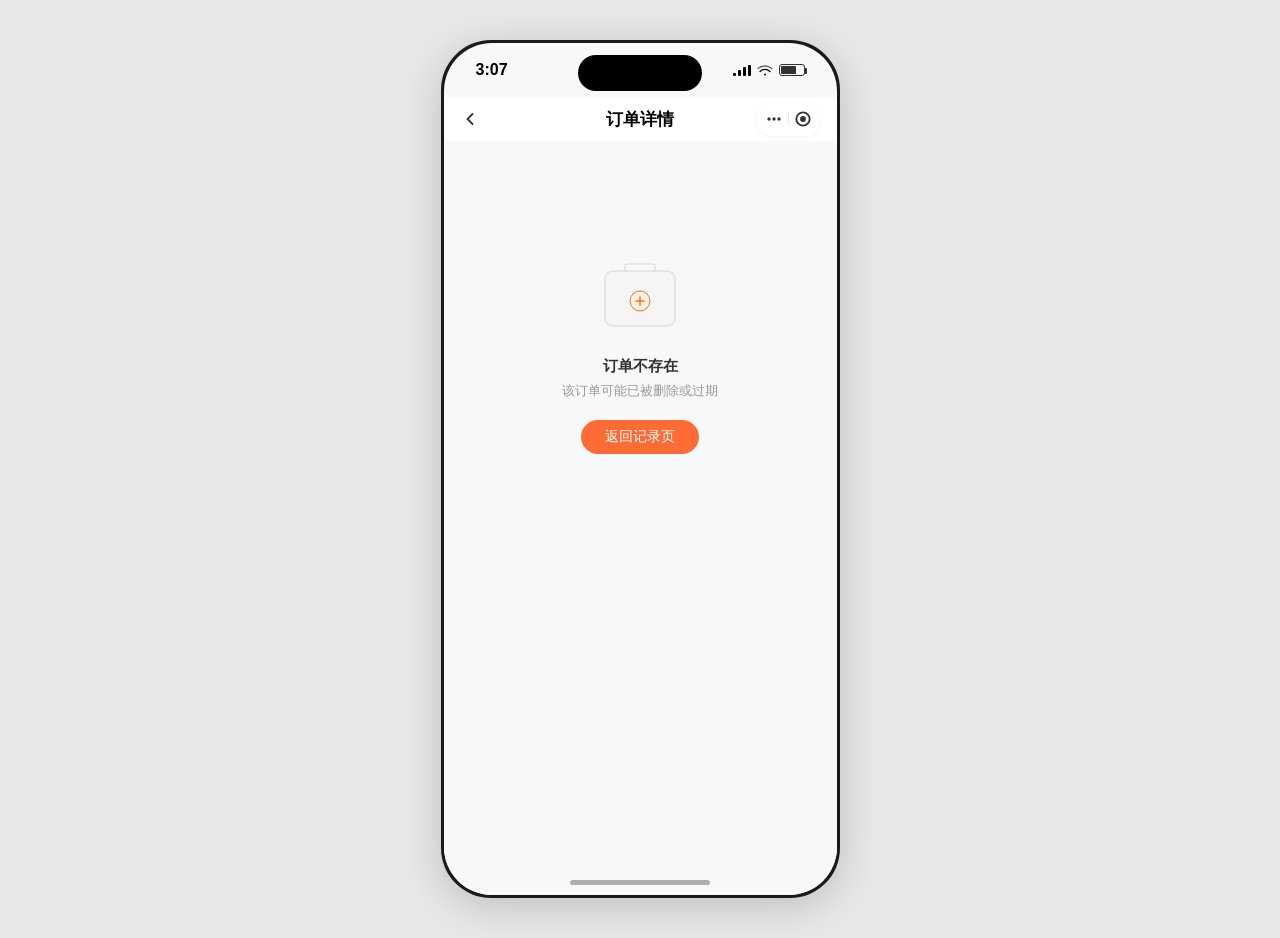
<file: frontend/10-order-detail.html>
<!DOCTYPE html>
<html lang="zh-CN">
<head>
<meta charset="UTF-8">
<meta name="viewport" content="width=device-width, initial-scale=1.0">
<title>订单详情</title>
<style>
* { margin: 0; padding: 0; box-sizing: border-box; }
body {
  background: #e8e8e8;
  display: flex; justify-content: center; align-items: flex-start;
  min-height: 100vh; padding: 40px 20px;
  font-family: -apple-system, "PingFang SC", "Helvetica Neue", sans-serif;
}
::-webkit-scrollbar { display: none; }
* { -ms-overflow-style: none; scrollbar-width: none; }

/* ── Frame ── */
.frame {
  display: inline-block; padding: 3px; background: #1a1a1a;
  border-radius: 50px; box-shadow: 0 8px 40px rgba(0,0,0,0.18); position: relative;
}
.screen {
  position: relative; width: 393px; height: 852px;
  border-radius: 48px; overflow: hidden; background: #F7F8FA;
}

/* ── Status Bar ── */
.status-bar {
  position: absolute; top: 0; left: 0; right: 0; height: 54px;
  display: flex; align-items: center; justify-content: space-between;
  padding: 0 32px; font-size: 16px; font-weight: 600; color: #000;
  z-index: 20; pointer-events: none;
}
.status-icons { display: flex; align-items: center; gap: 6px; }
.signal-bars { display: flex; align-items: flex-end; gap: 2px; height: 12px; }
.signal-bars span { width: 3px; background: #000; border-radius: 1px; }
.signal-bars span:nth-child(1) { height: 3px; }
.signal-bars span:nth-child(2) { height: 6px; }
.signal-bars span:nth-child(3) { height: 9px; }
.signal-bars span:nth-child(4) { height: 11px; }
.battery { width: 26px; height: 12px; border: 1.5px solid #000; border-radius: 3px; padding: 1px; position: relative; opacity: 0.8; }
.battery::after { content: ''; position: absolute; top: 3px; right: -3px; width: 2px; height: 6px; background: #000; border-radius: 0 1px 1px 0; }
.battery-fill { width: 70%; height: 100%; background: #000; border-radius: 1px; }
.dynamic-island { position: absolute; top: 12px; left: 50%; transform: translateX(-50%); width: 124px; height: 36px; background: #000; border-radius: 999px; z-index: 30; }

/* ── Nav ── */
.merged-nav {
  position: absolute; top: 54px; left: 0; right: 0; height: 44px;
  display: flex; align-items: center; justify-content: space-between;
  padding: 0 16px; z-index: 15; background: #fff;
}
.nav-left { display: flex; align-items: center; width: 100px; cursor: pointer; }
.nav-back { width: 20px; height: 20px; flex-shrink: 0; }
.nav-center {
  font-size: 17px; font-weight: 600; color: #000;
  position: absolute; left: 50%; transform: translateX(-50%);
}
.nav-right { display: flex; align-items: center; justify-content: flex-end; width: 100px; }
.wechat-pill { display: flex; align-items: center; background: rgba(255,255,255,0.92); border-radius: 20px; padding: 6px 4px; backdrop-filter: blur(10px); box-shadow: 0 1px 4px rgba(0,0,0,0.06); }
.wechat-more { width: 28px; height: 22px; display: flex; align-items: center; justify-content: center; }
.wechat-divider { width: 1px; height: 14px; background: rgba(0,0,0,0.08); flex-shrink: 0; }
.wechat-close { width: 28px; height: 22px; display: flex; align-items: center; justify-content: center; }

/* ── Page Content ── */
.page-content {
  position: absolute; top: 98px; left: 0; right: 0; bottom: 0;
  overflow-y: auto; overflow-x: hidden;
  background: #F7F8FA;
  padding-bottom: 120px;
}

/* ── Status Banner (pending only) ── */
.status-banner {
  margin: 12px 16px 0;
  background: linear-gradient(135deg, #FFF7ED 0%, #FFFBF5 100%);
  border-radius: 12px;
  padding: 14px 16px;
  display: none;
  align-items: center;
  gap: 10px;
}
.status-banner.show { display: flex; }
.status-banner-icon {
  width: 32px; height: 32px; flex-shrink: 0;
  background: #FFF3E0;
  border-radius: 50%;
  display: flex; align-items: center; justify-content: center;
}
.status-banner-icon.pulse { animation: bannerPulse 2s ease-in-out infinite; }
@keyframes bannerPulse {
  0%, 100% { background: #FFF3E0; }
  50% { background: #FFE0B2; }
}
.status-banner-text { flex: 1; }
.status-banner-title { font-size: 14px; font-weight: 600; color: #E65100; margin-bottom: 2px; }
.status-banner-sub { font-size: 12px; color: #F57C00; }
.countdown-digits {
  font-size: 18px; font-weight: 700; color: #E65100;
  font-variant-numeric: tabular-nums; letter-spacing: 1px;
  background: #fff; padding: 4px 10px; border-radius: 8px;
  box-shadow: 0 1px 3px rgba(230,81,0,0.1);
}

/* ── Order Card ── */
.order-card {
  margin: 12px 16px;
  background: #fff;
  border-radius: 12px;
  overflow: hidden;
  box-shadow: 0 1px 4px rgba(0,0,0,0.04);
}

/* Card header with status */
.card-header {
  display: flex;
  align-items: center;
  justify-content: space-between;
  padding: 16px 16px 12px;
}
.card-header-title {
  font-size: 15px;
  font-weight: 700;
  color: #1a1a1a;
}
.status-tag {
  font-size: 12px;
  font-weight: 600;
  padding: 3px 10px;
  border-radius: 20px;
}
.status-tag.pending { background: #FFF3E0; color: #E65100; }
.status-tag.paid { background: #E8F5E9; color: #2E7D32; }
.status-tag.cancelled { background: #F5F5F5; color: #9E9E9E; }

/* Info rows */
.info-section {
  padding: 0 16px 16px;
}
.info-row {
  display: flex;
  align-items: flex-start;
  padding: 11px 0;
  min-height: 42px;
}
.info-row + .info-row {
  border-top: 0.5px solid #F0F0F0;
}
.info-label {
  font-size: 13px;
  color: #999;
  width: 72px;
  flex-shrink: 0;
  line-height: 1.5;
}
.info-value {
  flex: 1;
  font-size: 13px;
  color: #333;
  line-height: 1.5;
  text-align: right;
  word-break: break-all;
}
.info-value.price {
  font-size: 17px;
  font-weight: 700;
  color: #1a1a1a;
  font-variant-numeric: tabular-nums;
}
.info-value.price .yen {
  font-size: 13px;
  font-weight: 500;
  margin-right: 1px;
}

/* Order ID copyable */
.info-value.copyable {
  display: flex;
  align-items: center;
  justify-content: flex-end;
  gap: 4px;
  cursor: pointer;
  color: #666;
  transition: color 0.15s;
}
.info-value.copyable:active { color: #E65100; }
.copy-icon {
  width: 14px; height: 14px; flex-shrink: 0; opacity: 0.4;
  transition: opacity 0.15s;
}
.info-value.copyable:active .copy-icon { opacity: 1; }

/* Payment icon */
.pay-icon-wrap {
  display: flex;
  align-items: center;
  justify-content: flex-end;
  gap: 6px;
}
.pay-icon-wrap img { width: 18px; height: 18px; }
.pay-icon-wrap span { font-size: 13px; color: #333; }

/* ── Bottom Action Bar (pending only) ── */
.bottom-bar {
  position: absolute;
  bottom: 34px;
  left: 0; right: 0;
  height: 72px;
  background: #fff;
  border-top: 0.5px solid #eee;
  display: none;
  align-items: center;
  padding: 0 16px;
  gap: 12px;
  z-index: 10;
}
.bottom-bar.show { display: flex; }

.btn {
  height: 44px;
  border: none;
  border-radius: 22px;
  font-size: 15px;
  font-weight: 600;
  cursor: pointer;
  display: flex;
  align-items: center;
  justify-content: center;
  transition: all 0.15s;
  letter-spacing: 0.3px;
}
.btn:active { transform: scale(0.97); }

.btn-cancel {
  flex: 1;
  background: #F5F5F5;
  color: #666;
}
.btn-pay {
  flex: 2;
  background: linear-gradient(135deg, #FF6B35, #FF4500);
  color: #fff;
  box-shadow: 0 4px 12px rgba(255,69,0,0.25);
}

/* ── Toast ── */
.toast {
  position: absolute;
  top: 50%;
  left: 50%;
  transform: translate(-50%, -50%);
  background: rgba(0,0,0,0.78);
  color: #fff;
  font-size: 14px;
  padding: 10px 20px;
  border-radius: 8px;
  z-index: 200;
  display: none;
  text-align: center;
  max-width: 240px;
}
.toast.show { display: block; animation: toastIn 0.2s ease; }
@keyframes toastIn {
  from { opacity: 0; transform: translate(-50%, -50%) scale(0.9); }
  to { opacity: 1; transform: translate(-50%, -50%) scale(1); }
}

/* ── Modal ── */
.modal-overlay {
  position: absolute;
  inset: 0;
  background: rgba(0,0,0,0.4);
  z-index: 200;
  display: none;
  align-items: center;
  justify-content: center;
}
.modal-overlay.show { display: flex; animation: fadeIn 0.2s ease; }
@keyframes fadeIn { from { opacity: 0; } to { opacity: 1; } }
.modal-card {
  background: #fff;
  border-radius: 20px;
  width: 280px;
  padding: 28px 24px 20px;
  text-align: center;
  animation: slideUp 0.3s cubic-bezier(0.25, 0.46, 0.45, 0.94);
}
@keyframes slideUp {
  from { transform: translateY(20px); opacity: 0; }
  to { transform: translateY(0); opacity: 1; }
}
.modal-icon {
  width: 48px; height: 48px;
  margin: 0 auto 16px;
  background: #FFF3E0;
  border-radius: 50%;
  display: flex; align-items: center; justify-content: center;
}
.modal-title { font-size: 17px; font-weight: 600; color: #1a1a1a; margin-bottom: 8px; }
.modal-desc { font-size: 14px; color: #888; line-height: 1.6; margin-bottom: 24px; }
.modal-btns { display: flex; gap: 10px; }
.modal-btn {
  flex: 1;
  height: 42px;
  border: none;
  border-radius: 21px;
  font-size: 15px;
  font-weight: 600;
  cursor: pointer;
  transition: all 0.15s;
}
.modal-btn:active { transform: scale(0.96); }
.modal-btn.secondary { background: #F5F5F5; color: #888; }
.modal-btn.primary { background: #1a1a1a; color: #fff; }

/* ── Empty State ── */
.empty-state {
  display: none;
  flex-direction: column;
  align-items: center;
  justify-content: center;
  padding: 120px 40px;
}
.empty-state.show { display: flex; }
.empty-icon { width: 100px; height: 80px; margin-bottom: 16px; }
.empty-title { font-size: 15px; font-weight: 600; color: #333; margin-bottom: 6px; }
.empty-desc { font-size: 13px; color: #999; }
.empty-retry {
  margin-top: 20px;
  padding: 8px 24px;
  background: #FF6B35;
  color: #fff;
  border: none;
  border-radius: 20px;
  font-size: 14px;
  cursor: pointer;
}
.empty-retry:active { opacity: 0.8; }

/* ── Home Indicator ── */
.home-indicator {
  position: absolute; bottom: 10px; left: 50%; transform: translateX(-50%);
  width: 140px; height: 5px; background: rgba(0,0,0,0.3); border-radius: 999px; z-index: 10;
}
</style>
</head>
<body>

<div class="frame">
  <div class="screen">

    <!-- Status Bar -->
    <div class="status-bar">
      <span>3:07</span>
      <div class="status-icons">
        <div class="signal-bars"><span></span><span></span><span></span><span></span></div>
        <svg width="16" height="12" viewBox="0 0 16 12" fill="none">
          <path d="M8 11.5a1 1 0 100-2 1 1 0 000 2z" fill="#000"/>
          <path d="M3 7.5a7 7 0 0110 0" stroke="#000" stroke-width="1.3" fill="none" stroke-linecap="round"/>
          <path d="M1 4.5a11 11 0 0114 0" stroke="#000" stroke-width="1.3" fill="none" stroke-linecap="round" opacity="0.6"/>
        </svg>
        <div class="battery"><div class="battery-fill"></div></div>
      </div>
    </div>
    <div class="dynamic-island"></div>

    <!-- Nav -->
    <div class="merged-nav">
      <div class="nav-left" id="backBtn">
        <svg class="nav-back" viewBox="0 0 24 24" fill="none" stroke="#333" stroke-width="2.2">
          <path d="M15 18l-6-6 6-6" stroke-linecap="round" stroke-linejoin="round"/>
        </svg>
      </div>
      <div class="nav-center">订单详情</div>
      <div class="nav-right">
        <div class="wechat-pill">
          <div class="wechat-more"><svg width="20" height="20" viewBox="0 0 24 24" fill="none"><circle cx="6" cy="12" r="2" fill="#333"/><circle cx="12" cy="12" r="2" fill="#333"/><circle cx="18" cy="12" r="2" fill="#333"/></svg></div>
          <div class="wechat-divider"></div>
          <div class="wechat-close"><svg width="20" height="20" viewBox="0 0 24 24" fill="none" stroke="#333" stroke-width="2.2"><circle cx="12" cy="12" r="8"/><circle cx="12" cy="12" r="3.5" fill="#333" stroke="none"/></svg></div>
        </div>
      </div>
    </div>

    <!-- Page Content -->
    <div class="page-content" id="pageContent">

      <!-- Pending Status Banner -->
      <div class="status-banner" id="statusBanner">
        <div class="status-banner-icon pulse">
          <svg width="18" height="18" viewBox="0 0 18 18" fill="none">
            <circle cx="9" cy="9" r="7" stroke="#E65100" stroke-width="1.2"/>
            <path d="M9 5v4l2.5 1.5" stroke="#E65100" stroke-width="1.3" stroke-linecap="round"/>
          </svg>
        </div>
        <div class="status-banner-text">
          <div class="status-banner-title">请尽快完成支付</div>
          <div class="status-banner-sub">超时订单将自动取消</div>
        </div>
        <div class="countdown-digits" id="countdownDigits">05:00</div>
      </div>

      <!-- Order Info Card -->
      <div class="order-card" id="orderCard">
        <!-- Header: title + status tag -->
        <div class="card-header">
          <span class="card-header-title">订单信息</span>
          <span class="status-tag" id="statusTag"></span>
        </div>

        <!-- Info rows -->
        <div class="info-section" id="infoSection">
          <!-- Order ID (copyable) -->
          <div class="info-row">
            <span class="info-label">订单编号</span>
            <span class="info-value copyable" id="orderIdValue" onclick="copyOrderId()">
              <span id="orderIdText"></span>
              <svg class="copy-icon" viewBox="0 0 24 24" fill="none" stroke="currentColor" stroke-width="2" stroke-linecap="round">
                <rect x="9" y="9" width="13" height="13" rx="2"/>
                <path d="M5 15H4a2 2 0 01-2-2V4a2 2 0 012-2h9a2 2 0 012 2v1"/>
              </svg>
            </span>
          </div>

          <!-- Activity + Period -->
          <div class="info-row">
            <span class="info-label">活动名称</span>
            <span class="info-value" id="activityName"></span>
          </div>

          <!-- Product -->
          <div class="info-row">
            <span class="info-label">商品名称</span>
            <span class="info-value" id="productName"></span>
          </div>

          <!-- Amount -->
          <div class="info-row">
            <span class="info-label">订单金额</span>
            <span class="info-value price" id="orderAmount"></span>
          </div>

          <!-- Phone -->
          <div class="info-row">
            <span class="info-label">接单手机号</span>
            <span class="info-value" id="phoneValue"></span>
          </div>

          <!-- Payment method (hidden for pending per PRD 6.2) -->
          <div class="info-row" id="paymentRow" style="display:none;">
            <span class="info-label">支付方式</span>
            <span class="info-value">
              <div class="pay-icon-wrap">
                <img src="支付-_微信支付-copy.svg" alt="微信支付">
                <span>微信支付</span>
              </div>
            </span>
          </div>

          <!-- Create time -->
          <div class="info-row">
            <span class="info-label">创建时间</span>
            <span class="info-value" id="createTime"></span>
          </div>

          <!-- Cancel time (cancelled only) -->
          <div class="info-row" id="cancelTimeRow" style="display:none;">
            <span class="info-label">取消时间</span>
            <span class="info-value" id="cancelTime"></span>
          </div>

          <!-- Pay time (paid only) -->
          <div class="info-row" id="payTimeRow" style="display:none;">
            <span class="info-label">支付时间</span>
            <span class="info-value" id="payTime"></span>
          </div>
        </div>
      </div>

      <!-- Empty State -->
      <div class="empty-state" id="emptyState">
        <svg class="empty-icon" viewBox="0 0 100 80" fill="none">
          <rect x="15" y="10" width="70" height="55" rx="8" fill="#F5F5F5" stroke="#E0E0E0" stroke-width="1.5"/>
          <path d="M35 10V6c0-2 1.5-3 3-3h24c1.5 0 3 1 3 3v4" stroke="#E0E0E0" stroke-width="1.5" stroke-linecap="round"/>
          <circle cx="50" cy="40" r="10" fill="#FFF3E0" stroke="#FF6B35" stroke-width="1"/>
          <path d="M46 40h8M50 36v8" stroke="#FF6B35" stroke-width="1.5" stroke-linecap="round"/>
        </svg>
        <div class="empty-title" id="emptyTitle">订单不存在</div>
        <div class="empty-desc" id="emptyDesc">该订单可能已被删除或过期</div>
        <button class="empty-retry" id="emptyRetry" style="display:none;" onclick="window.location.href='09-participation-record.html'">返回记录页</button>
      </div>
    </div>

    <!-- Bottom Action Bar (pending only) -->
    <div class="bottom-bar" id="bottomBar">
      <button class="btn btn-cancel" id="cancelBtn">取消</button>
      <button class="btn btn-pay" id="payBtn">去支付</button>
    </div>

    <!-- Toast -->
    <div class="toast" id="toast"></div>

    <!-- Cancel Modal -->
    <div class="modal-overlay" id="cancelModal">
      <div class="modal-card" onclick="event.stopPropagation()">
        <div class="modal-icon">
          <svg width="24" height="24" viewBox="0 0 24 24" fill="none" stroke="#E65100" stroke-width="2" stroke-linecap="round">
            <circle cx="12" cy="12" r="10"/>
            <line x1="12" y1="8" x2="12" y2="12"/>
            <line x1="12" y1="16" x2="12.01" y2="16"/>
          </svg>
        </div>
        <div class="modal-title">确认取消订单？</div>
        <div class="modal-desc">取消后将无法恢复<br>请确认是否取消</div>
        <div class="modal-btns">
          <button class="modal-btn secondary" onclick="closeModal()">我再想想</button>
          <button class="modal-btn primary" onclick="confirmCancel()">确认取消</button>
        </div>
      </div>
    </div>

    <!-- Home Indicator -->
    <div class="home-indicator"></div>

  </div>
</div>

<script>
(function () {
  // ─── Mock Order Data ─────────────────────────────────
  var orders = {
    'ORD202605100001': {
      orderId: 'ORD202605100001',
      activityName: '狂欢派对 - 第3期',
      productName: '1天免佣卡分享资格',
      amount: 9.90,
      phone: '13812345678',
      status: 'pending',
      createTime: '2026.05.10 14:30:22',
      cancelTime: null,
      payTime: null,
      deadline: Date.now() + 272000 // ~4:32 remaining
    },
    'ORD202604150002': {
      orderId: 'ORD202604150002',
      activityName: '欢乐购 - 第2期',
      productName: '1天免佣卡分享资格',
      amount: 12.00,
      phone: '13812345678',
      status: 'paid',
      createTime: '2026.04.15 10:28:15',
      cancelTime: null,
      payTime: '2026.04.15 10:30:22'
    },
    'ORD202604120003': {
      orderId: 'ORD202604120003',
      activityName: '狂欢派对 - 第2期',
      productName: '1天免佣卡分享资格',
      amount: 9.90,
      phone: '13812345678',
      status: 'paid',
      createTime: '2026.04.12 08:12:30',
      cancelTime: null,
      payTime: '2026.04.12 08:15:40'
    },
    'ORD202604080004': {
      orderId: 'ORD202604080004',
      activityName: '美食节 - 第1期',
      productName: '1天免佣卡分享资格',
      amount: 5.00,
      phone: '13812345678',
      status: 'cancelled',
      createTime: '2026.04.08 14:20:05',
      cancelTime: '2026.04.08 14:22:05',
      payTime: null
    },
    'ORD202603250005': {
      orderId: 'ORD202603250005',
      activityName: '春日特惠 - 第1期',
      productName: '1天免佣卡分享资格',
      amount: 9.90,
      phone: '13812345678',
      status: 'paid',
      createTime: '2026.03.25 16:42:08',
      cancelTime: null,
      payTime: '2026.03.25 16:45:12'
    }
  };

  var statusMap = {
    pending: { label: '待支付', cls: 'pending' },
    paid: { label: '已支付', cls: 'paid' },
    cancelled: { label: '已取消', cls: 'cancelled' }
  };

  // ─── Parse URL ──────────────────────────────────────
  function getParam(name) {
    var match = location.search.match(new RegExp('[?&]' + name + '=([^&]*)'));
    return match ? decodeURIComponent(match[1]) : null;
  }

  var orderId = getParam('orderId');
  var order = orders[orderId];

  // ─── Empty State ────────────────────────────────────
  if (!order) {
    document.getElementById('orderCard').style.display = 'none';
    document.getElementById('statusBanner').style.display = 'none';
    document.getElementById('emptyState').classList.add('show');
    document.getElementById('emptyRetry').style.display = 'inline-block';
    return;
  }

  var st = statusMap[order.status];

  // ─── Populate Fields ────────────────────────────────
  document.getElementById('orderIdText').textContent = order.orderId;
  document.getElementById('activityName').textContent = order.activityName;
  document.getElementById('productName').textContent = order.productName;
  document.getElementById('orderAmount').innerHTML = '<span class="yen">¥</span>' + order.amount.toFixed(2);

  document.getElementById('phoneValue').textContent = order.phone;

  // Status tag (header)
  var statusTag = document.getElementById('statusTag');
  statusTag.textContent = st.label;
  statusTag.className = 'status-tag ' + st.cls;

  // Create time
  document.getElementById('createTime').textContent = order.createTime;

  // Payment method: hidden for pending/cancelled (PRD 6.2: 未产生实际支付状态下不展示)
  if (order.status === 'paid') {
    document.getElementById('paymentRow').style.display = 'flex';
  }

  // Cancel time row
  if (order.status === 'cancelled' && order.cancelTime) {
    document.getElementById('cancelTimeRow').style.display = 'flex';
    document.getElementById('cancelTime').textContent = order.cancelTime;
  }

  // Pay time row
  if (order.status === 'paid' && order.payTime) {
    document.getElementById('payTimeRow').style.display = 'flex';
    document.getElementById('payTime').textContent = order.payTime;
  }

  // ─── Pending: countdown + action bar ───────────────
  var countdownTimer = null;
  if (order.status === 'pending') {
    document.getElementById('statusBanner').classList.add('show');
    document.getElementById('bottomBar').classList.add('show');

    if (order.deadline) {
      function tick() {
        var diff = order.deadline - Date.now();
        if (diff <= 0) {
          document.getElementById('countdownDigits').textContent = '00:00';
          clearInterval(countdownTimer);
          // Auto-cancel
          order.status = 'cancelled';
          showToast('订单已超时，已自动取消');
          setTimeout(function () { location.reload(); }, 1500);
          return;
        }
        var m = Math.floor(diff / 60000);
        var s = Math.floor((diff % 60000) / 1000);
        document.getElementById('countdownDigits').textContent =
          String(m).padStart(2, '0') + ':' + String(s).padStart(2, '0');
      }
      tick();
      countdownTimer = setInterval(tick, 1000);
    }
  }

  // ─── Cancel Modal ───────────────────────────────────
  document.getElementById('cancelBtn').addEventListener('click', function () {
    document.getElementById('cancelModal').classList.add('show');
  });

  window.closeModal = function () {
    document.getElementById('cancelModal').classList.remove('show');
  };

  // Click overlay to close
  document.getElementById('cancelModal').addEventListener('click', function (e) {
    if (e.target === this) window.closeModal();
  });

  window.confirmCancel = function () {
    window.closeModal();
    var now = new Date();
    order.status = 'cancelled';
    order.cancelTime = now.getFullYear() + '.' +
      String(now.getMonth() + 1).padStart(2, '0') + '.' +
      String(now.getDate()).padStart(2, '0') + ' ' +
      String(now.getHours()).padStart(2, '0') + ':' +
      String(now.getMinutes()).padStart(2, '0') + ':' +
      String(now.getSeconds()).padStart(2, '0');
    order.deadline = null;
    if (countdownTimer) clearInterval(countdownTimer);
    showToast('订单已取消');
    setTimeout(function () { location.reload(); }, 1000);
  };

  // ─── Pay Button ─────────────────────────────────────
  document.getElementById('payBtn').addEventListener('click', function () {
    window.location.href = '05-purchase-confirm.html?orderId=' + order.orderId;
  });

  // ─── Back ───────────────────────────────────────────
  var params = new URLSearchParams(window.location.search);
  var fromParam = params.get('from') || '';
  document.getElementById('backBtn').addEventListener('click', function () {
    window.location.href = '09-participation-record.html' + fromParam;
  });

  // ─── Copy Order ID ─────────────────────────────────
  window.copyOrderId = function () {
    var text = document.getElementById('orderIdText').textContent;
    if (navigator.clipboard) {
      navigator.clipboard.writeText(text).then(function () {
        showToast('已复制订单编号');
      });
    } else {
      var ta = document.createElement('textarea');
      ta.value = text;
      ta.style.position = 'fixed';
      ta.style.opacity = '0';
      document.body.appendChild(ta);
      ta.select();
      document.execCommand('copy');
      document.body.removeChild(ta);
      showToast('已复制订单编号');
    }
  };

  // ─── Toast ──────────────────────────────────────────
  var toastTimer = null;
  function showToast(msg) {
    var toast = document.getElementById('toast');
    toast.textContent = msg;
    toast.classList.add('show');
    if (toastTimer) clearTimeout(toastTimer);
    toastTimer = setTimeout(function () {
      toast.classList.remove('show');
    }, 2000);
  }
  window.showToast = showToast;

})();
</script>

</body>
</html>
</file>
